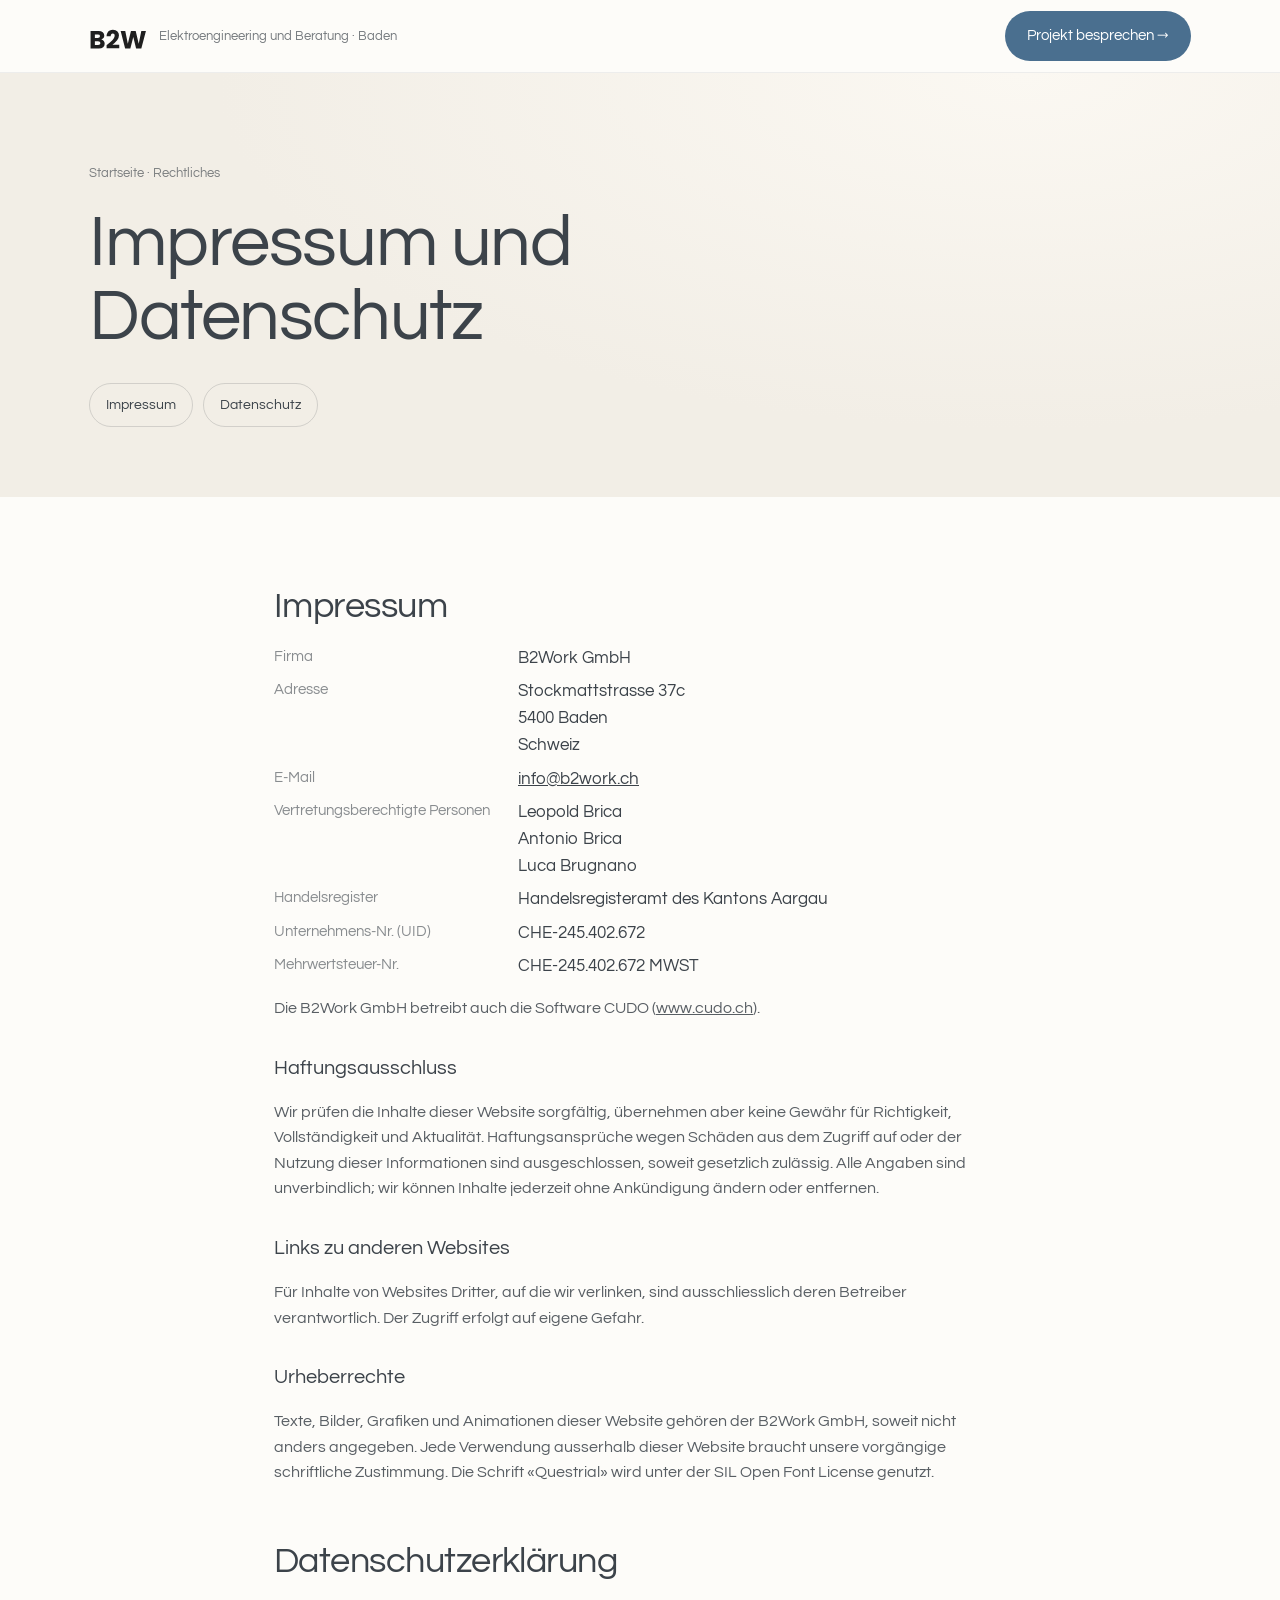
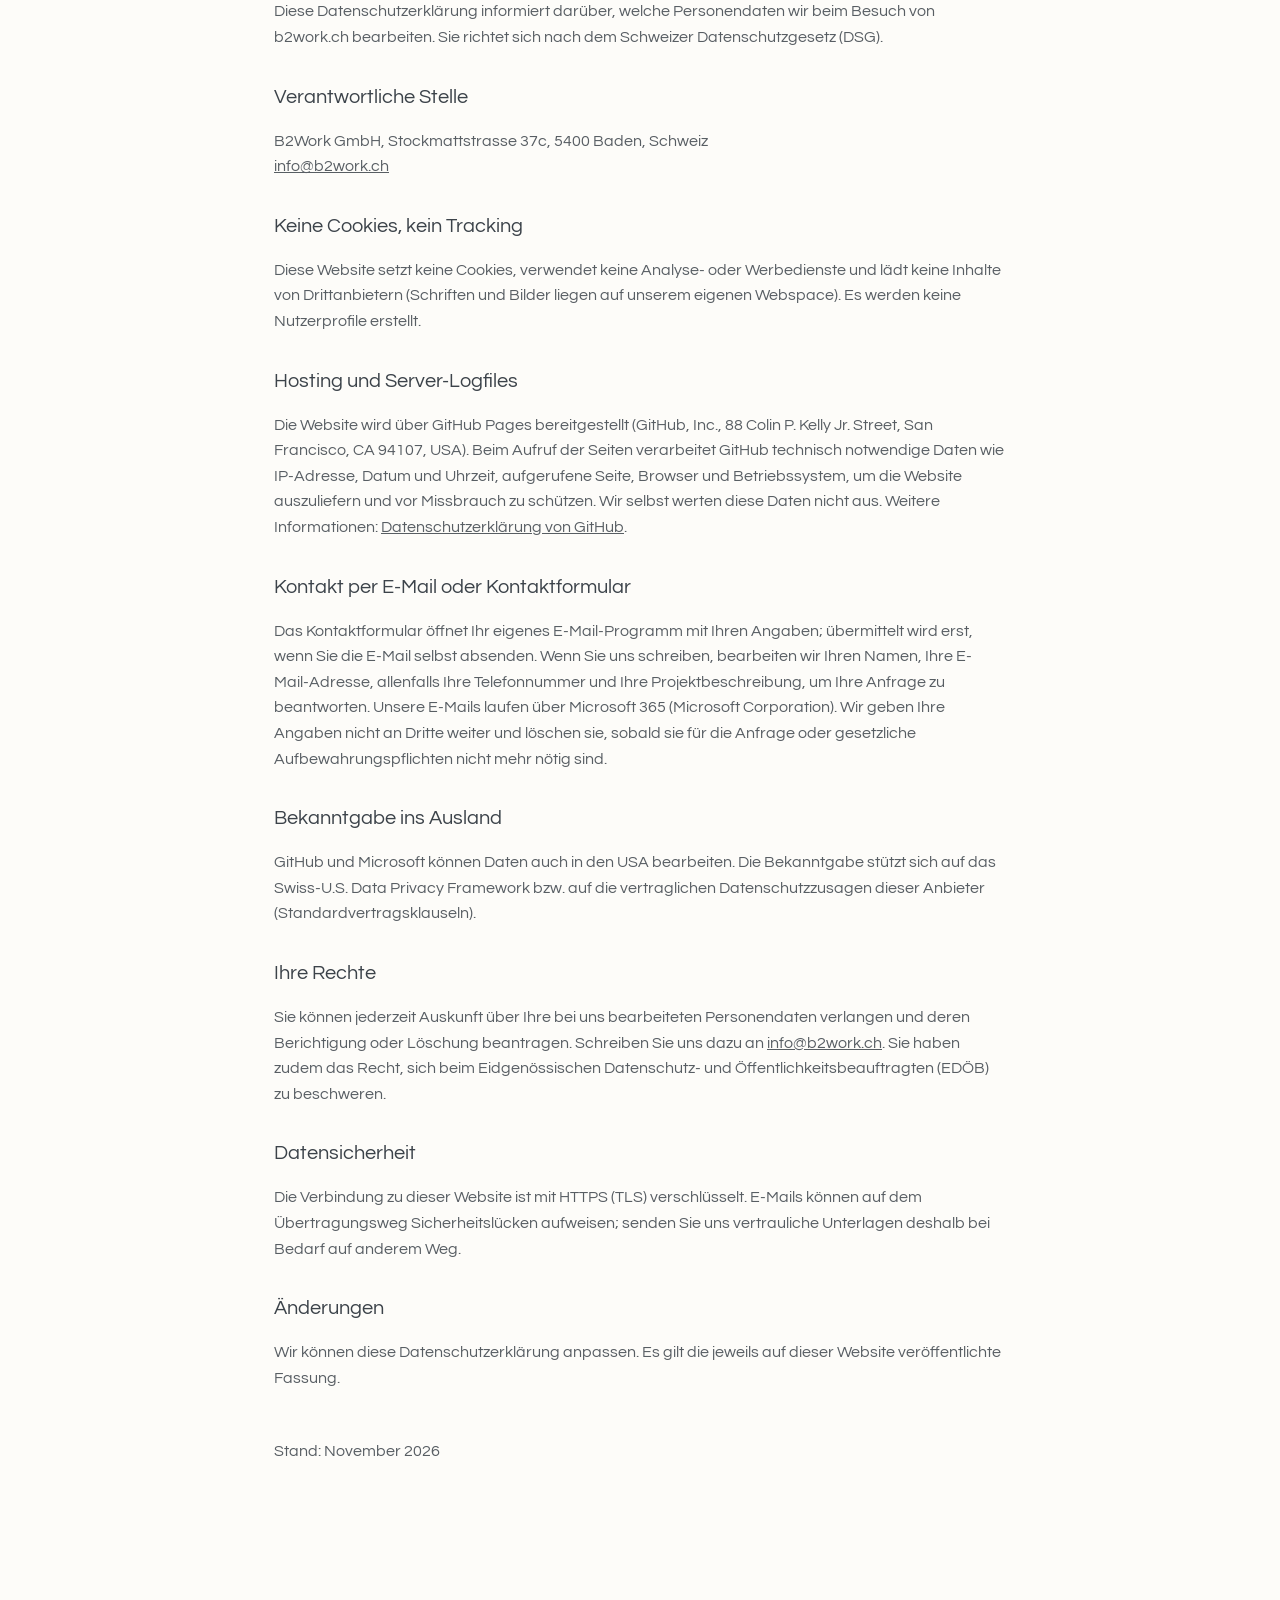
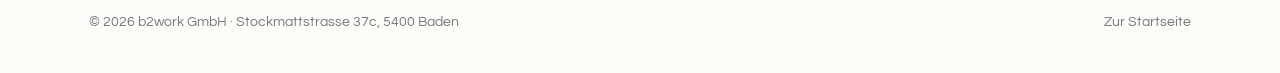
<file: impressum-und-datenschutz/index.html>
<!doctype html>
<html lang="de-CH"><head><meta charset="utf-8"><meta name="viewport" content="width=device-width, initial-scale=1">
<title>Impressum und Datenschutz | b2work GmbH, Baden</title>
<meta name="description" content="Impressum und Datenschutzerklärung der B2Work GmbH, Baden.">
<meta name="robots" content="noindex">
<link rel="icon" type="image/png" sizes="32x32" href="../favicon-32.png">
<link rel="stylesheet" href="../css/op/questrial.css">
<style>
:root{--ink:#3c434a;--key:#4a6f8f;--sand:#f2eee6;--paper:#fdfcf9}
*{box-sizing:border-box}html{scroll-behavior:smooth}
body{margin:0;background:var(--paper);color:var(--ink);font-family:Questrial,Helvetica,Arial,sans-serif;font-size:17px;line-height:1.6;-webkit-font-smoothing:antialiased}
a{color:inherit}.wrap{max-width:1150px;margin:0 auto;padding:0 24px}
header{position:sticky;top:0;z-index:10;background:rgba(253,252,249,.9);backdrop-filter:blur(12px);border-bottom:1px solid rgba(60,67,74,.08)}
.bar{display:flex;align-items:center;justify-content:space-between;height:72px;gap:16px}
.brand{display:flex;align-items:center;gap:12px;text-decoration:none}.brand img{height:26px}.brand span{font-size:13px;opacity:.7}
.btn{display:inline-flex;align-items:center;gap:10px;padding:13px 22px;border-radius:999px;text-decoration:none;font-size:15px;transition:transform .2s}
.btn:hover{transform:translateY(-2px)}.btn-key{background:var(--key);color:#fff}.btn-ghost{border:1px solid rgba(60,67,74,.3)}
.hero{padding:90px 0 70px;background:radial-gradient(90% 120% at 80% 0%,#fbf8f2 0%,var(--sand) 70%)}
.crumb{font-size:13px;opacity:.65}.crumb a{text-decoration:none}
.hero .dot{display:inline-block;width:10px;height:10px;border-radius:50%;background:var(--c);box-shadow:0 0 0 6px color-mix(in srgb,var(--c) 18%,transparent);margin-right:12px;vertical-align:middle}
h1{font-weight:400;font-size:clamp(38px,5.6vw,72px);line-height:1.04;letter-spacing:-.02em;margin:22px 0 18px;max-width:16ch}
.lead{font-size:clamp(18px,1.6vw,21px);max-width:58ch;opacity:.82;margin:0}
.cta{display:flex;flex-wrap:wrap;gap:12px;margin-top:32px}
section{padding:90px 0}h2{font-weight:400;font-size:clamp(28px,3.4vw,44px);line-height:1.1;letter-spacing:-.015em;margin:0 0 34px}
.grid{display:grid;grid-template-columns:repeat(3,1fr);gap:16px}
.card{background:var(--sand);border-radius:22px;padding:26px 24px}
.card b{display:block;font-weight:400;font-size:19px;margin-bottom:8px}.card b::before{content:"";display:inline-block;width:8px;height:8px;border-radius:50%;background:var(--c);margin-right:10px;vertical-align:middle}
.card p{margin:0;font-size:15px;opacity:.75}
.norms{margin-top:28px;font-size:14px;opacity:.65}
.steps{display:grid;grid-template-columns:repeat(4,1fr);gap:16px;counter-reset:s}
.steps div{border-top:2px solid var(--ink);padding-top:16px}.steps div::before{counter-increment:s;content:"0" counter(s);font-size:13px;opacity:.6;display:block;margin-bottom:6px}
.steps b{font-weight:400;display:block;margin-bottom:4px}.steps p{margin:0;font-size:15px;opacity:.75}
.refs{list-style:none;padding:0;margin:0;display:grid;grid-template-columns:repeat(2,1fr);gap:10px}
.refs li{padding:16px 20px;border-radius:16px;background:var(--sand)}
.contact{background:var(--ink);color:#fdfcf9;border-radius:30px;padding:56px;display:flex;justify-content:space-between;align-items:center;gap:30px;flex-wrap:wrap}
.contact h2{margin:0;color:#fdfcf9}.contact p{margin:8px 0 0;opacity:.75}
.contact .btn-key{background:#fdfcf9;color:var(--ink)}
footer{padding:40px 0;font-size:14px;opacity:.7}footer .wrap{display:flex;justify-content:space-between;flex-wrap:wrap;gap:12px}
footer a{text-decoration:none}
.others{display:flex;flex-wrap:wrap;gap:10px}.others a{padding:10px 16px;border-radius:999px;border:1px solid rgba(60,67,74,.18);text-decoration:none;font-size:14px}
@media (max-width:860px){.grid,.steps,.refs{grid-template-columns:1fr}.contact{padding:36px}.brand span{display:none}}

.legal{max-width:780px}.legal h2{font-size:clamp(26px,3vw,36px);margin:56px 0 18px}.legal h2:first-child{margin-top:0}
.legal h3{font-weight:400;font-size:20px;margin:30px 0 8px}.legal p,.legal li{font-size:16px;opacity:.85}
.legal ul{padding-left:20px}.facts{display:grid;grid-template-columns:220px 1fr;gap:6px 24px;margin:0}
.facts dt{opacity:.6;font-size:15px}.facts dd{margin:0}.toc{display:flex;gap:10px;flex-wrap:wrap;margin-top:28px}
.toc a{padding:10px 16px;border-radius:999px;border:1px solid rgba(60,67,74,.18);text-decoration:none;font-size:14px}
.stand{margin-top:48px;font-size:14px;opacity:.6}
@media (max-width:640px){.facts{grid-template-columns:1fr}.facts dd{margin-bottom:10px}}
</style></head>
<body style="--c:#4a6f8f">
<header><div class="wrap bar"><a class="brand" href="../"><img src="../img/b2w-logo-schwarz.svg" alt="b2work"><span>Elektroengineering und Beratung · Baden</span></a>
<a class="btn btn-key" href="../#kontakt">Projekt besprechen →</a></div></header>
<main>
<div class="hero"><div class="wrap"><div class="crumb"><a href="../">Startseite</a> · Rechtliches</div>
<h1>Impressum und Datenschutz</h1>
<div class="toc"><a href="#impressum">Impressum</a><a href="#datenschutz">Datenschutz</a></div></div></div>
<section><div class="wrap legal">
<h2 id="impressum">Impressum</h2>
<dl class="facts">
<dt>Firma</dt><dd>B2Work GmbH</dd>
<dt>Adresse</dt><dd>Stockmattstrasse 37c<br>5400 Baden<br>Schweiz</dd>
<dt>E-Mail</dt><dd><a href="mailto:info@b2work.ch">info@b2work.ch</a></dd>
<dt>Vertretungsberechtigte Personen</dt><dd>Leopold Brica<br>Antonio Brica<br>Luca Brugnano</dd>
<dt>Handelsregister</dt><dd>Handelsregisteramt des Kantons Aargau</dd>
<dt>Unternehmens-Nr. (UID)</dt><dd>CHE-245.402.672</dd>
<dt>Mehrwertsteuer-Nr.</dt><dd>CHE-245.402.672 MWST</dd>
</dl>
<p>Die B2Work GmbH betreibt auch die Software CUDO (<a href="https://www.cudo.ch/" target="_blank" rel="noopener">www.cudo.ch</a>).</p>

<h3>Haftungsausschluss</h3>
<p>Wir prüfen die Inhalte dieser Website sorgfältig, übernehmen aber keine Gewähr für Richtigkeit, Vollständigkeit und Aktualität. Haftungsansprüche wegen Schäden aus dem Zugriff auf oder der Nutzung dieser Informationen sind ausgeschlossen, soweit gesetzlich zulässig. Alle Angaben sind unverbindlich; wir können Inhalte jederzeit ohne Ankündigung ändern oder entfernen.</p>

<h3>Links zu anderen Websites</h3>
<p>Für Inhalte von Websites Dritter, auf die wir verlinken, sind ausschliesslich deren Betreiber verantwortlich. Der Zugriff erfolgt auf eigene Gefahr.</p>

<h3>Urheberrechte</h3>
<p>Texte, Bilder, Grafiken und Animationen dieser Website gehören der B2Work GmbH, soweit nicht anders angegeben. Jede Verwendung ausserhalb dieser Website braucht unsere vorgängige schriftliche Zustimmung. Die Schrift «Questrial» wird unter der SIL Open Font License genutzt.</p>

<h2 id="datenschutz">Datenschutzerklärung</h2>
<p>Diese Datenschutzerklärung informiert darüber, welche Personendaten wir beim Besuch von b2work.ch bearbeiten. Sie richtet sich nach dem Schweizer Datenschutzgesetz (DSG).</p>

<h3>Verantwortliche Stelle</h3>
<p>B2Work GmbH, Stockmattstrasse 37c, 5400 Baden, Schweiz<br><a href="mailto:info@b2work.ch">info@b2work.ch</a></p>

<h3>Keine Cookies, kein Tracking</h3>
<p>Diese Website setzt keine Cookies, verwendet keine Analyse- oder Werbedienste und lädt keine Inhalte von Drittanbietern (Schriften und Bilder liegen auf unserem eigenen Webspace). Es werden keine Nutzerprofile erstellt.</p>

<h3>Hosting und Server-Logfiles</h3>
<p>Die Website wird über GitHub Pages bereitgestellt (GitHub, Inc., 88 Colin P. Kelly Jr. Street, San Francisco, CA 94107, USA). Beim Aufruf der Seiten verarbeitet GitHub technisch notwendige Daten wie IP-Adresse, Datum und Uhrzeit, aufgerufene Seite, Browser und Betriebssystem, um die Website auszuliefern und vor Missbrauch zu schützen. Wir selbst werten diese Daten nicht aus. Weitere Informationen: <a href="https://docs.github.com/de/site-policy/privacy-policies/github-general-privacy-statement" target="_blank" rel="noopener">Datenschutzerklärung von GitHub</a>.</p>

<h3>Kontakt per E-Mail oder Kontaktformular</h3>
<p>Das Kontaktformular öffnet Ihr eigenes E-Mail-Programm mit Ihren Angaben; übermittelt wird erst, wenn Sie die E-Mail selbst absenden. Wenn Sie uns schreiben, bearbeiten wir Ihren Namen, Ihre E-Mail-Adresse, allenfalls Ihre Telefonnummer und Ihre Projektbeschreibung, um Ihre Anfrage zu beantworten. Unsere E-Mails laufen über Microsoft 365 (Microsoft Corporation). Wir geben Ihre Angaben nicht an Dritte weiter und löschen sie, sobald sie für die Anfrage oder gesetzliche Aufbewahrungspflichten nicht mehr nötig sind.</p>

<h3>Bekanntgabe ins Ausland</h3>
<p>GitHub und Microsoft können Daten auch in den USA bearbeiten. Die Bekanntgabe stützt sich auf das Swiss-U.S. Data Privacy Framework bzw. auf die vertraglichen Datenschutzzusagen dieser Anbieter (Standardvertragsklauseln).</p>

<h3>Ihre Rechte</h3>
<p>Sie können jederzeit Auskunft über Ihre bei uns bearbeiteten Personendaten verlangen und deren Berichtigung oder Löschung beantragen. Schreiben Sie uns dazu an <a href="mailto:info@b2work.ch">info@b2work.ch</a>. Sie haben zudem das Recht, sich beim Eidgenössischen Datenschutz- und Öffentlichkeitsbeauftragten (EDÖB) zu beschweren.</p>

<h3>Datensicherheit</h3>
<p>Die Verbindung zu dieser Website ist mit HTTPS (TLS) verschlüsselt. E-Mails können auf dem Übertragungsweg Sicherheitslücken aufweisen; senden Sie uns vertrauliche Unterlagen deshalb bei Bedarf auf anderem Weg.</p>

<h3>Änderungen</h3>
<p>Wir können diese Datenschutzerklärung anpassen. Es gilt die jeweils auf dieser Website veröffentlichte Fassung.</p>
<p class="stand">Stand: November 2026</p>
</div></section>
</main>
<footer><div class="wrap"><span>© 2026 b2work GmbH · Stockmattstrasse 37c, 5400 Baden</span><a href="../">Zur Startseite</a></div></footer>
</body></html>
</file>
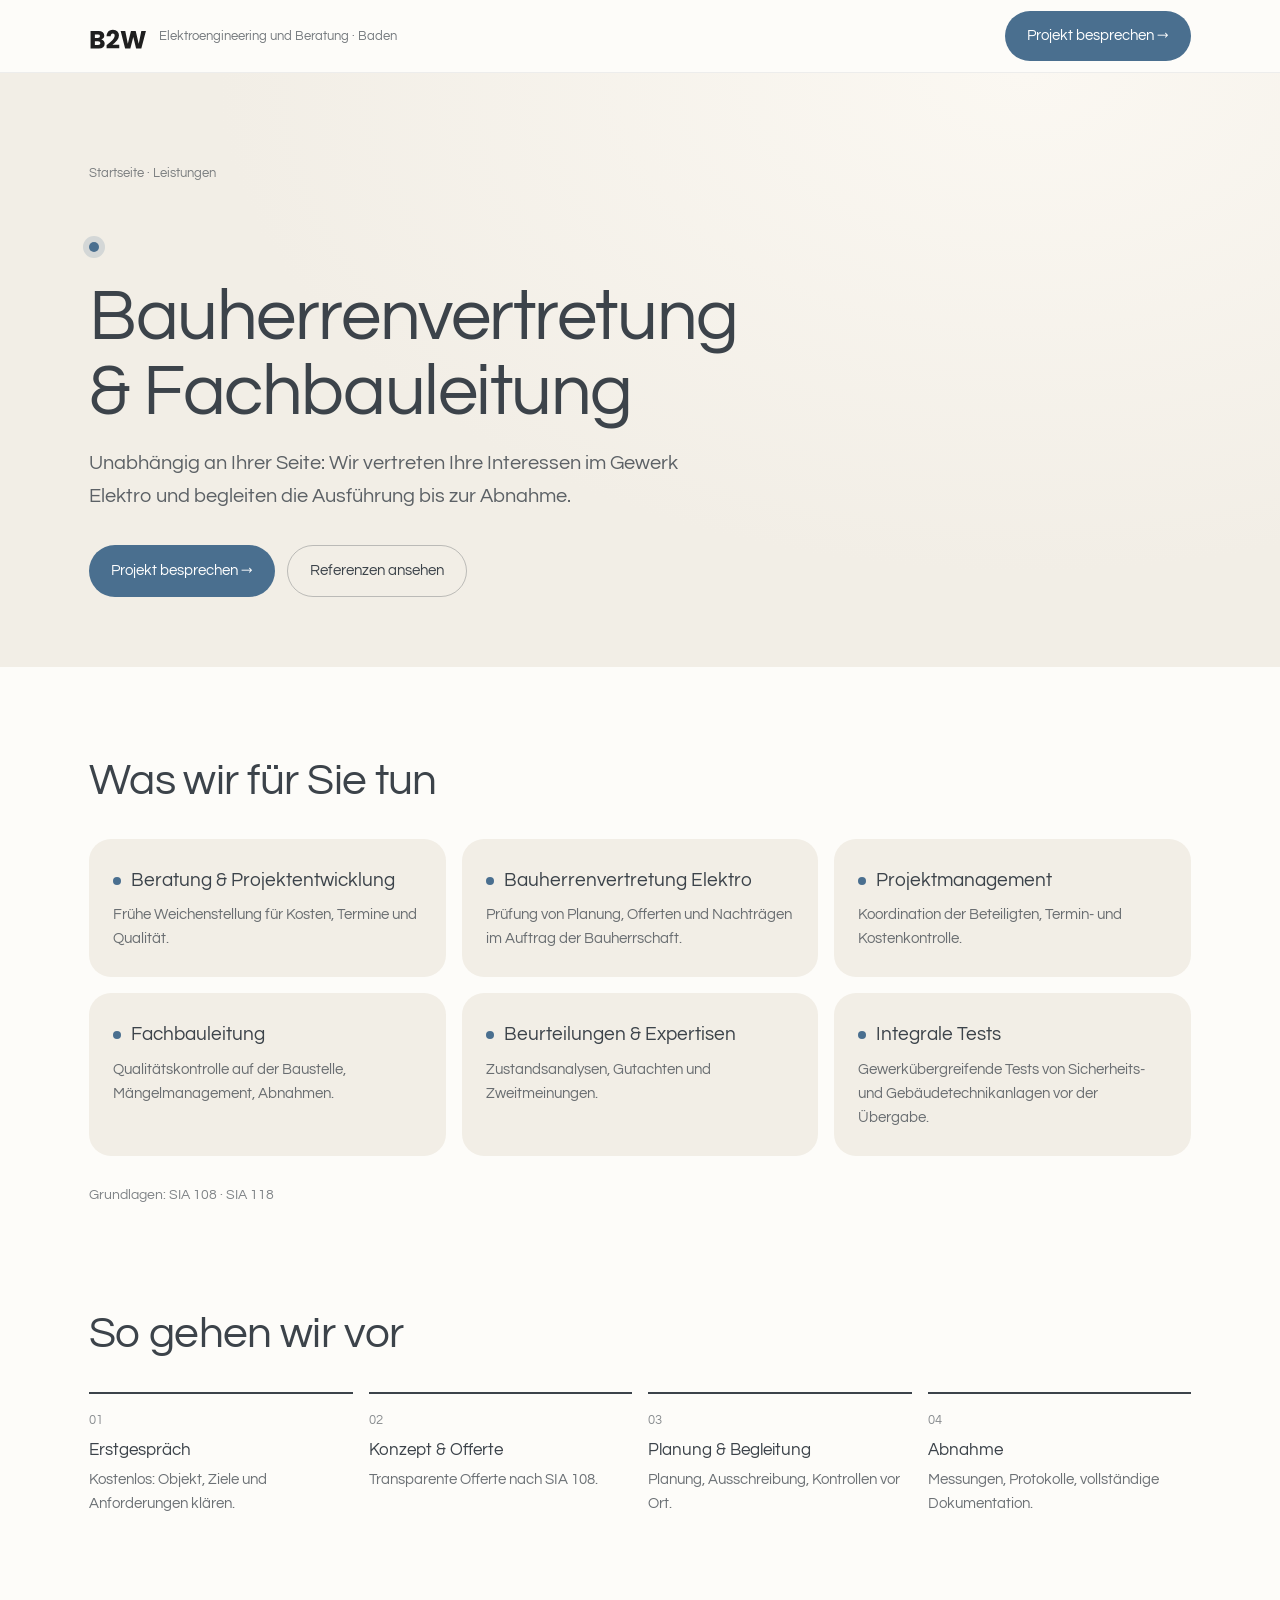
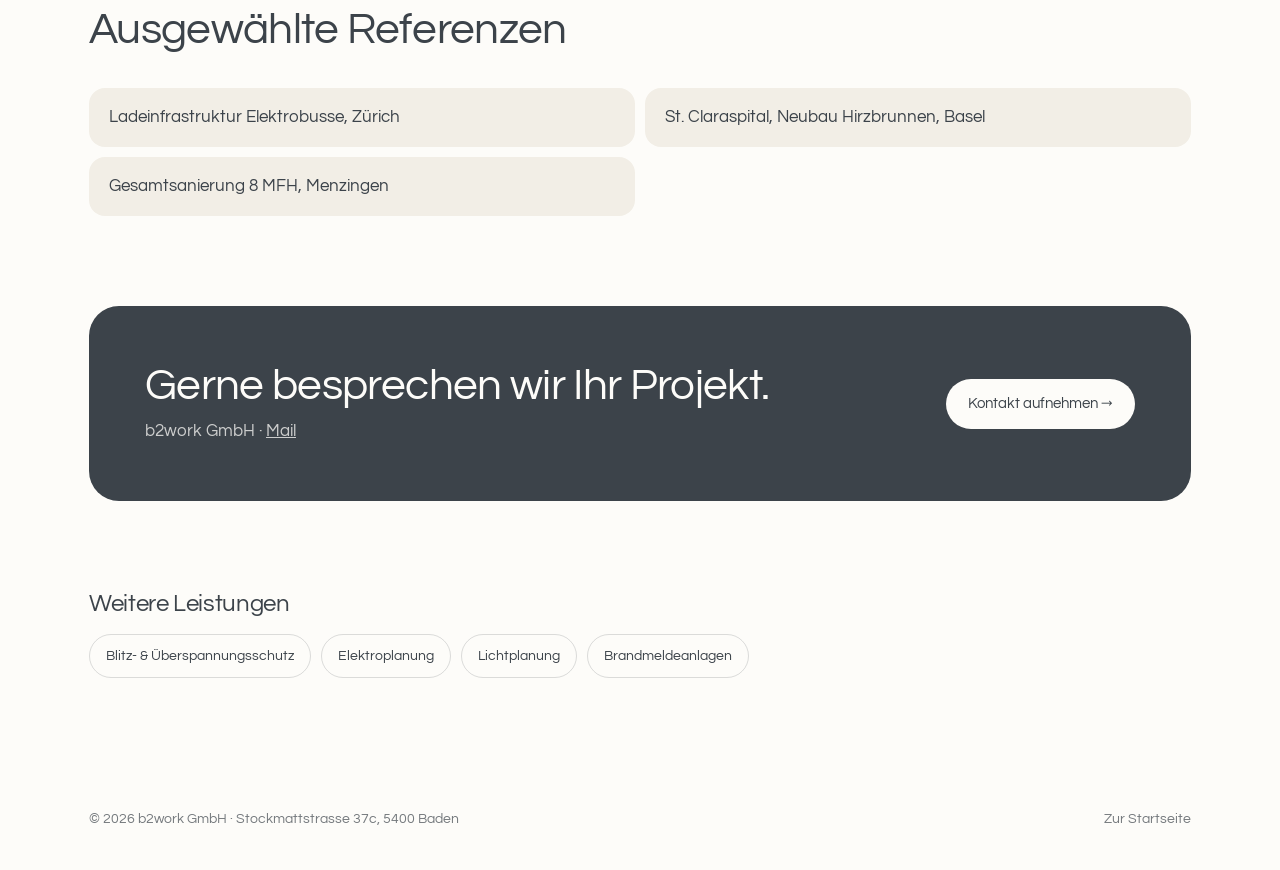
<file: leistungen/bauherrenvertretung.html>
<!doctype html>
<html lang="de-CH"><head><meta charset="utf-8"><meta name="viewport" content="width=device-width, initial-scale=1">
<title>Bauherrenvertretung &amp; Fachbauleitung | b2work GmbH, Baden</title>
<meta name="description" content="Unabhängig an Ihrer Seite: Wir vertreten Ihre Interessen im Gewerk Elektro und begleiten die Ausführung bis zur Abnahme.">
<link rel="canonical" href="https://b2work.ch/leistungen/bauherrenvertretung.html"><link rel="icon" type="image/png" sizes="32x32" href="../favicon-32.png">
<link rel="stylesheet" href="../css/op/questrial.css">
<style>
:root{--ink:#3c434a;--key:#4a6f8f;--sand:#f2eee6;--paper:#fdfcf9}
*{box-sizing:border-box}html{scroll-behavior:smooth}
body{margin:0;background:var(--paper);color:var(--ink);font-family:Questrial,Helvetica,Arial,sans-serif;font-size:17px;line-height:1.6;-webkit-font-smoothing:antialiased}
a{color:inherit}.wrap{max-width:1150px;margin:0 auto;padding:0 24px}
header{position:sticky;top:0;z-index:10;background:rgba(253,252,249,.9);backdrop-filter:blur(12px);border-bottom:1px solid rgba(60,67,74,.08)}
.bar{display:flex;align-items:center;justify-content:space-between;height:72px;gap:16px}
.brand{display:flex;align-items:center;gap:12px;text-decoration:none}.brand img{height:26px}.brand span{font-size:13px;opacity:.7}
.btn{display:inline-flex;align-items:center;gap:10px;padding:13px 22px;border-radius:999px;text-decoration:none;font-size:15px;transition:transform .2s}
.btn:hover{transform:translateY(-2px)}.btn-key{background:var(--key);color:#fff}.btn-ghost{border:1px solid rgba(60,67,74,.3)}
.hero{padding:90px 0 70px;background:radial-gradient(90% 120% at 80% 0%,#fbf8f2 0%,var(--sand) 70%)}
.crumb{font-size:13px;opacity:.65}.crumb a{text-decoration:none}
.hero .dot{display:inline-block;width:10px;height:10px;border-radius:50%;background:var(--c);box-shadow:0 0 0 6px color-mix(in srgb,var(--c) 18%,transparent);margin-right:12px;vertical-align:middle}
h1{font-weight:400;font-size:clamp(38px,5.6vw,72px);line-height:1.04;letter-spacing:-.02em;margin:22px 0 18px;max-width:16ch}
.lead{font-size:clamp(18px,1.6vw,21px);max-width:58ch;opacity:.82;margin:0}
.cta{display:flex;flex-wrap:wrap;gap:12px;margin-top:32px}
section{padding:90px 0}h2{font-weight:400;font-size:clamp(28px,3.4vw,44px);line-height:1.1;letter-spacing:-.015em;margin:0 0 34px}
.grid{display:grid;grid-template-columns:repeat(3,1fr);gap:16px}
.card{background:var(--sand);border-radius:22px;padding:26px 24px}
.card b{display:block;font-weight:400;font-size:19px;margin-bottom:8px}.card b::before{content:"";display:inline-block;width:8px;height:8px;border-radius:50%;background:var(--c);margin-right:10px;vertical-align:middle}
.card p{margin:0;font-size:15px;opacity:.75}
.norms{margin-top:28px;font-size:14px;opacity:.65}
.steps{display:grid;grid-template-columns:repeat(4,1fr);gap:16px;counter-reset:s}
.steps div{border-top:2px solid var(--ink);padding-top:16px}.steps div::before{counter-increment:s;content:"0" counter(s);font-size:13px;opacity:.6;display:block;margin-bottom:6px}
.steps b{font-weight:400;display:block;margin-bottom:4px}.steps p{margin:0;font-size:15px;opacity:.75}
.refs{list-style:none;padding:0;margin:0;display:grid;grid-template-columns:repeat(2,1fr);gap:10px}
.refs li{padding:16px 20px;border-radius:16px;background:var(--sand)}
.contact{background:var(--ink);color:#fdfcf9;border-radius:30px;padding:56px;display:flex;justify-content:space-between;align-items:center;gap:30px;flex-wrap:wrap}
.contact h2{margin:0;color:#fdfcf9}.contact p{margin:8px 0 0;opacity:.75}
.contact .btn-key{background:#fdfcf9;color:var(--ink)}
footer{padding:40px 0;font-size:14px;opacity:.7}footer .wrap{display:flex;justify-content:space-between;flex-wrap:wrap;gap:12px}
footer a{text-decoration:none}
.others{display:flex;flex-wrap:wrap;gap:10px}.others a{padding:10px 16px;border-radius:999px;border:1px solid rgba(60,67,74,.18);text-decoration:none;font-size:14px}
@media (max-width:860px){.grid,.steps,.refs{grid-template-columns:1fr}.contact{padding:36px}.brand span{display:none}}
</style></head>
<body style="--c:#4a6f8f">
<header><div class="wrap bar"><a class="brand" href="../"><img src="../img/b2w-logo-schwarz.svg" alt="b2work"><span>Elektroengineering und Beratung · Baden</span></a>
<a class="btn btn-key" href="../#kontakt">Projekt besprechen →</a></div></header>
<main>
<div class="hero"><div class="wrap"><div class="crumb"><a href="../">Startseite</a> · Leistungen</div>
<h1><span class="dot"></span>Bauherrenvertretung &amp; Fachbauleitung</h1><p class="lead">Unabhängig an Ihrer Seite: Wir vertreten Ihre Interessen im Gewerk Elektro und begleiten die Ausführung bis zur Abnahme.</p>
<div class="cta"><a class="btn btn-key" href="../#kontakt">Projekt besprechen →</a><a class="btn btn-ghost" href="../#referenzen">Referenzen ansehen</a></div></div></div>
<section><div class="wrap"><h2>Was wir für Sie tun</h2><div class="grid"><div class="card"><b>Beratung &amp; Projektentwicklung</b><p>Frühe Weichenstellung für Kosten, Termine und Qualität.</p></div><div class="card"><b>Bauherrenvertretung Elektro</b><p>Prüfung von Planung, Offerten und Nachträgen im Auftrag der Bauherrschaft.</p></div><div class="card"><b>Projektmanagement</b><p>Koordination der Beteiligten, Termin- und Kostenkontrolle.</p></div><div class="card"><b>Fachbauleitung</b><p>Qualitätskontrolle auf der Baustelle, Mängelmanagement, Abnahmen.</p></div><div class="card"><b>Beurteilungen &amp; Expertisen</b><p>Zustandsanalysen, Gutachten und Zweitmeinungen.</p></div><div class="card"><b>Integrale Tests</b><p>Gewerkübergreifende Tests von Sicherheits- und Gebäudetechnikanlagen vor der Übergabe.</p></div></div>
<p class="norms">Grundlagen: SIA 108 · SIA 118</p></div></section>
<section style="padding-top:0"><div class="wrap"><h2>So gehen wir vor</h2><div class="steps"><div><b>Erstgespräch</b><p>Kostenlos: Objekt, Ziele und Anforderungen klären.</p></div><div><b>Konzept &amp; Offerte</b><p>Transparente Offerte nach SIA 108.</p></div><div><b>Planung &amp; Begleitung</b><p>Planung, Ausschreibung, Kontrollen vor Ort.</p></div><div><b>Abnahme</b><p>Messungen, Protokolle, vollständige Dokumentation.</p></div></div></div></section>
<section style="padding-top:0"><div class="wrap"><h2>Ausgewählte Referenzen</h2><ul class="refs"><li>Ladeinfrastruktur Elektrobusse, Zürich</li><li>St. Claraspital, Neubau Hirzbrunnen, Basel</li><li>Gesamtsanierung 8 MFH, Menzingen</li></ul></div></section>
<section style="padding-top:0"><div class="wrap"><div class="contact"><div><h2>Gerne besprechen wir Ihr Projekt.</h2><p>b2work GmbH · <a href="mailto:info@b2work.ch">Mail</a></p></div>
<a class="btn btn-key" href="../#kontakt">Kontakt aufnehmen →</a></div></div></section>
<section style="padding-top:0"><div class="wrap"><h2 style="font-size:24px;margin-bottom:16px">Weitere Leistungen</h2><div class="others"><a href="blitzschutz.html">Blitz- &amp; Überspannungsschutz</a><a href="elektroplanung.html">Elektroplanung</a><a href="lichtplanung.html">Lichtplanung</a><a href="brandmeldeanlagen.html">Brandmeldeanlagen</a></div></div></section>
</main>
<footer><div class="wrap"><span>© 2026 b2work GmbH · Stockmattstrasse 37c, 5400 Baden</span><a href="../">Zur Startseite</a></div></footer>
</body></html>
</file>
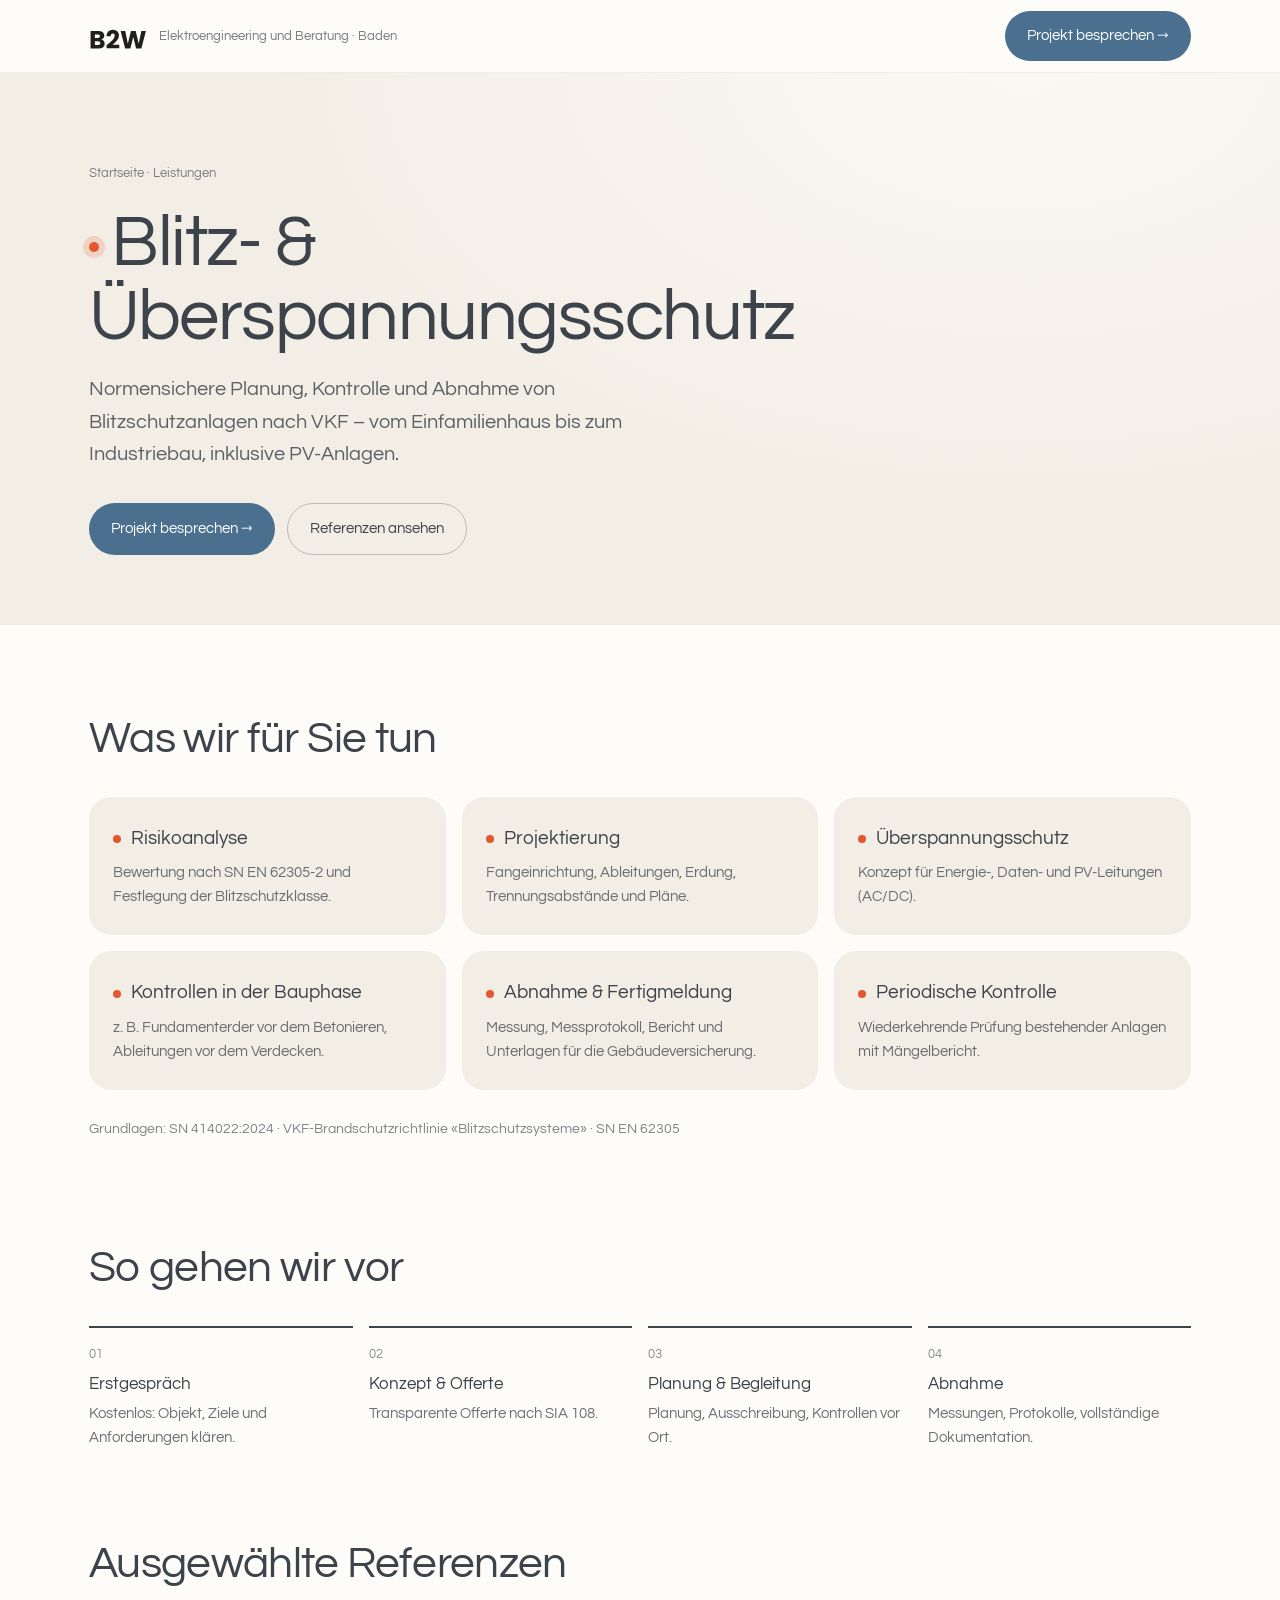
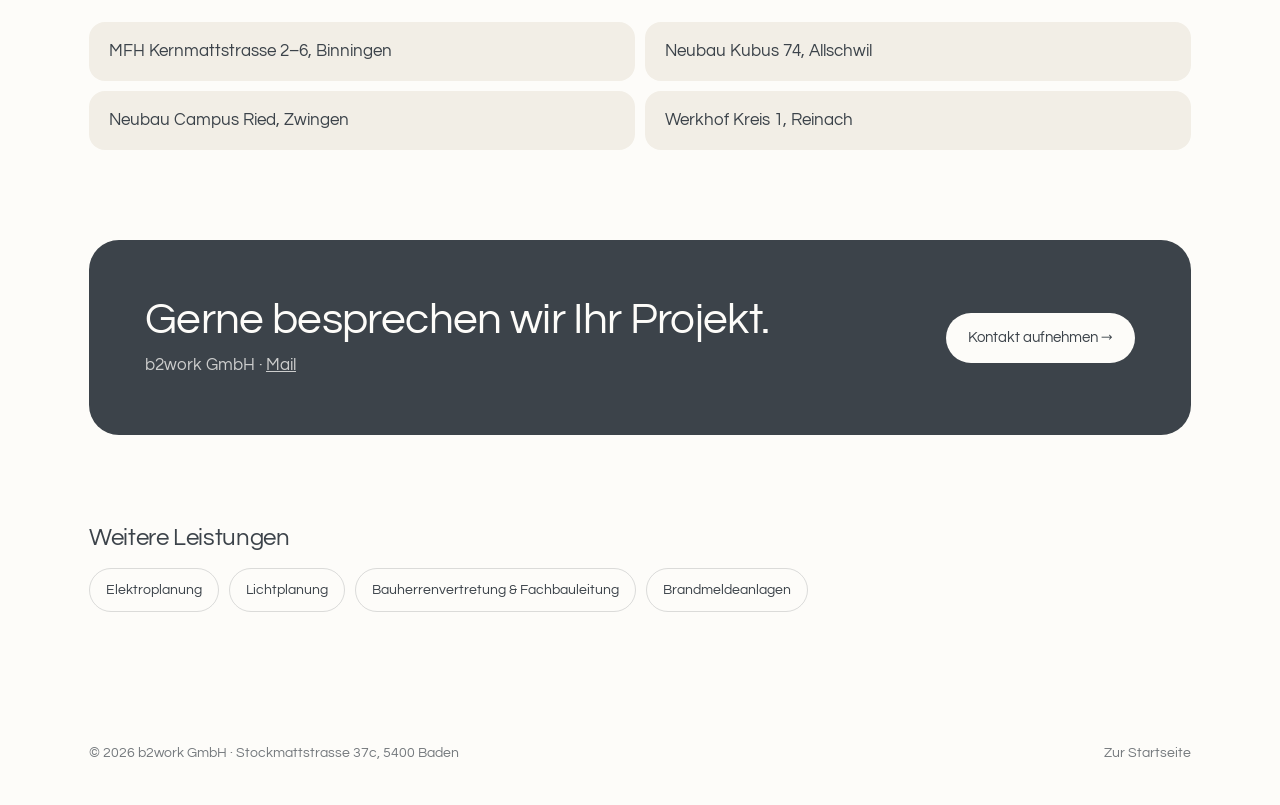
<file: leistungen/blitzschutz.html>
<!doctype html>
<html lang="de-CH"><head><meta charset="utf-8"><meta name="viewport" content="width=device-width, initial-scale=1">
<title>Blitz- &amp; Überspannungsschutz | b2work GmbH, Baden</title>
<meta name="description" content="Normensichere Planung, Kontrolle und Abnahme von Blitzschutzanlagen nach VKF – vom Einfamilienhaus bis zum Industriebau, inklusive PV-Anlagen.">
<link rel="canonical" href="https://b2work.ch/leistungen/blitzschutz.html"><link rel="icon" type="image/png" sizes="32x32" href="../favicon-32.png">
<link rel="stylesheet" href="../css/op/questrial.css">
<style>
:root{--ink:#3c434a;--key:#4a6f8f;--sand:#f2eee6;--paper:#fdfcf9}
*{box-sizing:border-box}html{scroll-behavior:smooth}
body{margin:0;background:var(--paper);color:var(--ink);font-family:Questrial,Helvetica,Arial,sans-serif;font-size:17px;line-height:1.6;-webkit-font-smoothing:antialiased}
a{color:inherit}.wrap{max-width:1150px;margin:0 auto;padding:0 24px}
header{position:sticky;top:0;z-index:10;background:rgba(253,252,249,.9);backdrop-filter:blur(12px);border-bottom:1px solid rgba(60,67,74,.08)}
.bar{display:flex;align-items:center;justify-content:space-between;height:72px;gap:16px}
.brand{display:flex;align-items:center;gap:12px;text-decoration:none}.brand img{height:26px}.brand span{font-size:13px;opacity:.7}
.btn{display:inline-flex;align-items:center;gap:10px;padding:13px 22px;border-radius:999px;text-decoration:none;font-size:15px;transition:transform .2s}
.btn:hover{transform:translateY(-2px)}.btn-key{background:var(--key);color:#fff}.btn-ghost{border:1px solid rgba(60,67,74,.3)}
.hero{padding:90px 0 70px;background:radial-gradient(90% 120% at 80% 0%,#fbf8f2 0%,var(--sand) 70%)}
.crumb{font-size:13px;opacity:.65}.crumb a{text-decoration:none}
.hero .dot{display:inline-block;width:10px;height:10px;border-radius:50%;background:var(--c);box-shadow:0 0 0 6px color-mix(in srgb,var(--c) 18%,transparent);margin-right:12px;vertical-align:middle}
h1{font-weight:400;font-size:clamp(38px,5.6vw,72px);line-height:1.04;letter-spacing:-.02em;margin:22px 0 18px;max-width:16ch}
.lead{font-size:clamp(18px,1.6vw,21px);max-width:58ch;opacity:.82;margin:0}
.cta{display:flex;flex-wrap:wrap;gap:12px;margin-top:32px}
section{padding:90px 0}h2{font-weight:400;font-size:clamp(28px,3.4vw,44px);line-height:1.1;letter-spacing:-.015em;margin:0 0 34px}
.grid{display:grid;grid-template-columns:repeat(3,1fr);gap:16px}
.card{background:var(--sand);border-radius:22px;padding:26px 24px}
.card b{display:block;font-weight:400;font-size:19px;margin-bottom:8px}.card b::before{content:"";display:inline-block;width:8px;height:8px;border-radius:50%;background:var(--c);margin-right:10px;vertical-align:middle}
.card p{margin:0;font-size:15px;opacity:.75}
.norms{margin-top:28px;font-size:14px;opacity:.65}
.steps{display:grid;grid-template-columns:repeat(4,1fr);gap:16px;counter-reset:s}
.steps div{border-top:2px solid var(--ink);padding-top:16px}.steps div::before{counter-increment:s;content:"0" counter(s);font-size:13px;opacity:.6;display:block;margin-bottom:6px}
.steps b{font-weight:400;display:block;margin-bottom:4px}.steps p{margin:0;font-size:15px;opacity:.75}
.refs{list-style:none;padding:0;margin:0;display:grid;grid-template-columns:repeat(2,1fr);gap:10px}
.refs li{padding:16px 20px;border-radius:16px;background:var(--sand)}
.contact{background:var(--ink);color:#fdfcf9;border-radius:30px;padding:56px;display:flex;justify-content:space-between;align-items:center;gap:30px;flex-wrap:wrap}
.contact h2{margin:0;color:#fdfcf9}.contact p{margin:8px 0 0;opacity:.75}
.contact .btn-key{background:#fdfcf9;color:var(--ink)}
footer{padding:40px 0;font-size:14px;opacity:.7}footer .wrap{display:flex;justify-content:space-between;flex-wrap:wrap;gap:12px}
footer a{text-decoration:none}
.others{display:flex;flex-wrap:wrap;gap:10px}.others a{padding:10px 16px;border-radius:999px;border:1px solid rgba(60,67,74,.18);text-decoration:none;font-size:14px}
@media (max-width:860px){.grid,.steps,.refs{grid-template-columns:1fr}.contact{padding:36px}.brand span{display:none}}
</style></head>
<body style="--c:#e4572e">
<header><div class="wrap bar"><a class="brand" href="../"><img src="../img/b2w-logo-schwarz.svg" alt="b2work"><span>Elektroengineering und Beratung · Baden</span></a>
<a class="btn btn-key" href="../#kontakt">Projekt besprechen →</a></div></header>
<main>
<div class="hero"><div class="wrap"><div class="crumb"><a href="../">Startseite</a> · Leistungen</div>
<h1><span class="dot"></span>Blitz- &amp; Überspannungsschutz</h1><p class="lead">Normensichere Planung, Kontrolle und Abnahme von Blitzschutzanlagen nach VKF – vom Einfamilienhaus bis zum Industriebau, inklusive PV-Anlagen.</p>
<div class="cta"><a class="btn btn-key" href="../#kontakt">Projekt besprechen →</a><a class="btn btn-ghost" href="../#referenzen">Referenzen ansehen</a></div></div></div>
<section><div class="wrap"><h2>Was wir für Sie tun</h2><div class="grid"><div class="card"><b>Risikoanalyse</b><p>Bewertung nach SN EN 62305-2 und Festlegung der Blitzschutzklasse.</p></div><div class="card"><b>Projektierung</b><p>Fangeinrichtung, Ableitungen, Erdung, Trennungsabstände und Pläne.</p></div><div class="card"><b>Überspannungsschutz</b><p>Konzept für Energie-, Daten- und PV-Leitungen (AC/DC).</p></div><div class="card"><b>Kontrollen in der Bauphase</b><p>z. B. Fundamenterder vor dem Betonieren, Ableitungen vor dem Verdecken.</p></div><div class="card"><b>Abnahme &amp; Fertigmeldung</b><p>Messung, Messprotokoll, Bericht und Unterlagen für die Gebäudeversicherung.</p></div><div class="card"><b>Periodische Kontrolle</b><p>Wiederkehrende Prüfung bestehender Anlagen mit Mängelbericht.</p></div></div>
<p class="norms">Grundlagen: SN 414022:2024 · VKF-Brandschutzrichtlinie «Blitzschutzsysteme» · SN EN 62305</p></div></section>
<section style="padding-top:0"><div class="wrap"><h2>So gehen wir vor</h2><div class="steps"><div><b>Erstgespräch</b><p>Kostenlos: Objekt, Ziele und Anforderungen klären.</p></div><div><b>Konzept &amp; Offerte</b><p>Transparente Offerte nach SIA 108.</p></div><div><b>Planung &amp; Begleitung</b><p>Planung, Ausschreibung, Kontrollen vor Ort.</p></div><div><b>Abnahme</b><p>Messungen, Protokolle, vollständige Dokumentation.</p></div></div></div></section>
<section style="padding-top:0"><div class="wrap"><h2>Ausgewählte Referenzen</h2><ul class="refs"><li>MFH Kernmattstrasse 2–6, Binningen</li><li>Neubau Kubus 74, Allschwil</li><li>Neubau Campus Ried, Zwingen</li><li>Werkhof Kreis 1, Reinach</li></ul></div></section>
<section style="padding-top:0"><div class="wrap"><div class="contact"><div><h2>Gerne besprechen wir Ihr Projekt.</h2><p>b2work GmbH · <a href="mailto:info@b2work.ch">Mail</a></p></div>
<a class="btn btn-key" href="../#kontakt">Kontakt aufnehmen →</a></div></div></section>
<section style="padding-top:0"><div class="wrap"><h2 style="font-size:24px;margin-bottom:16px">Weitere Leistungen</h2><div class="others"><a href="elektroplanung.html">Elektroplanung</a><a href="lichtplanung.html">Lichtplanung</a><a href="bauherrenvertretung.html">Bauherrenvertretung &amp; Fachbauleitung</a><a href="brandmeldeanlagen.html">Brandmeldeanlagen</a></div></div></section>
</main>
<footer><div class="wrap"><span>© 2026 b2work GmbH · Stockmattstrasse 37c, 5400 Baden</span><a href="../">Zur Startseite</a></div></footer>
</body></html>
</file>
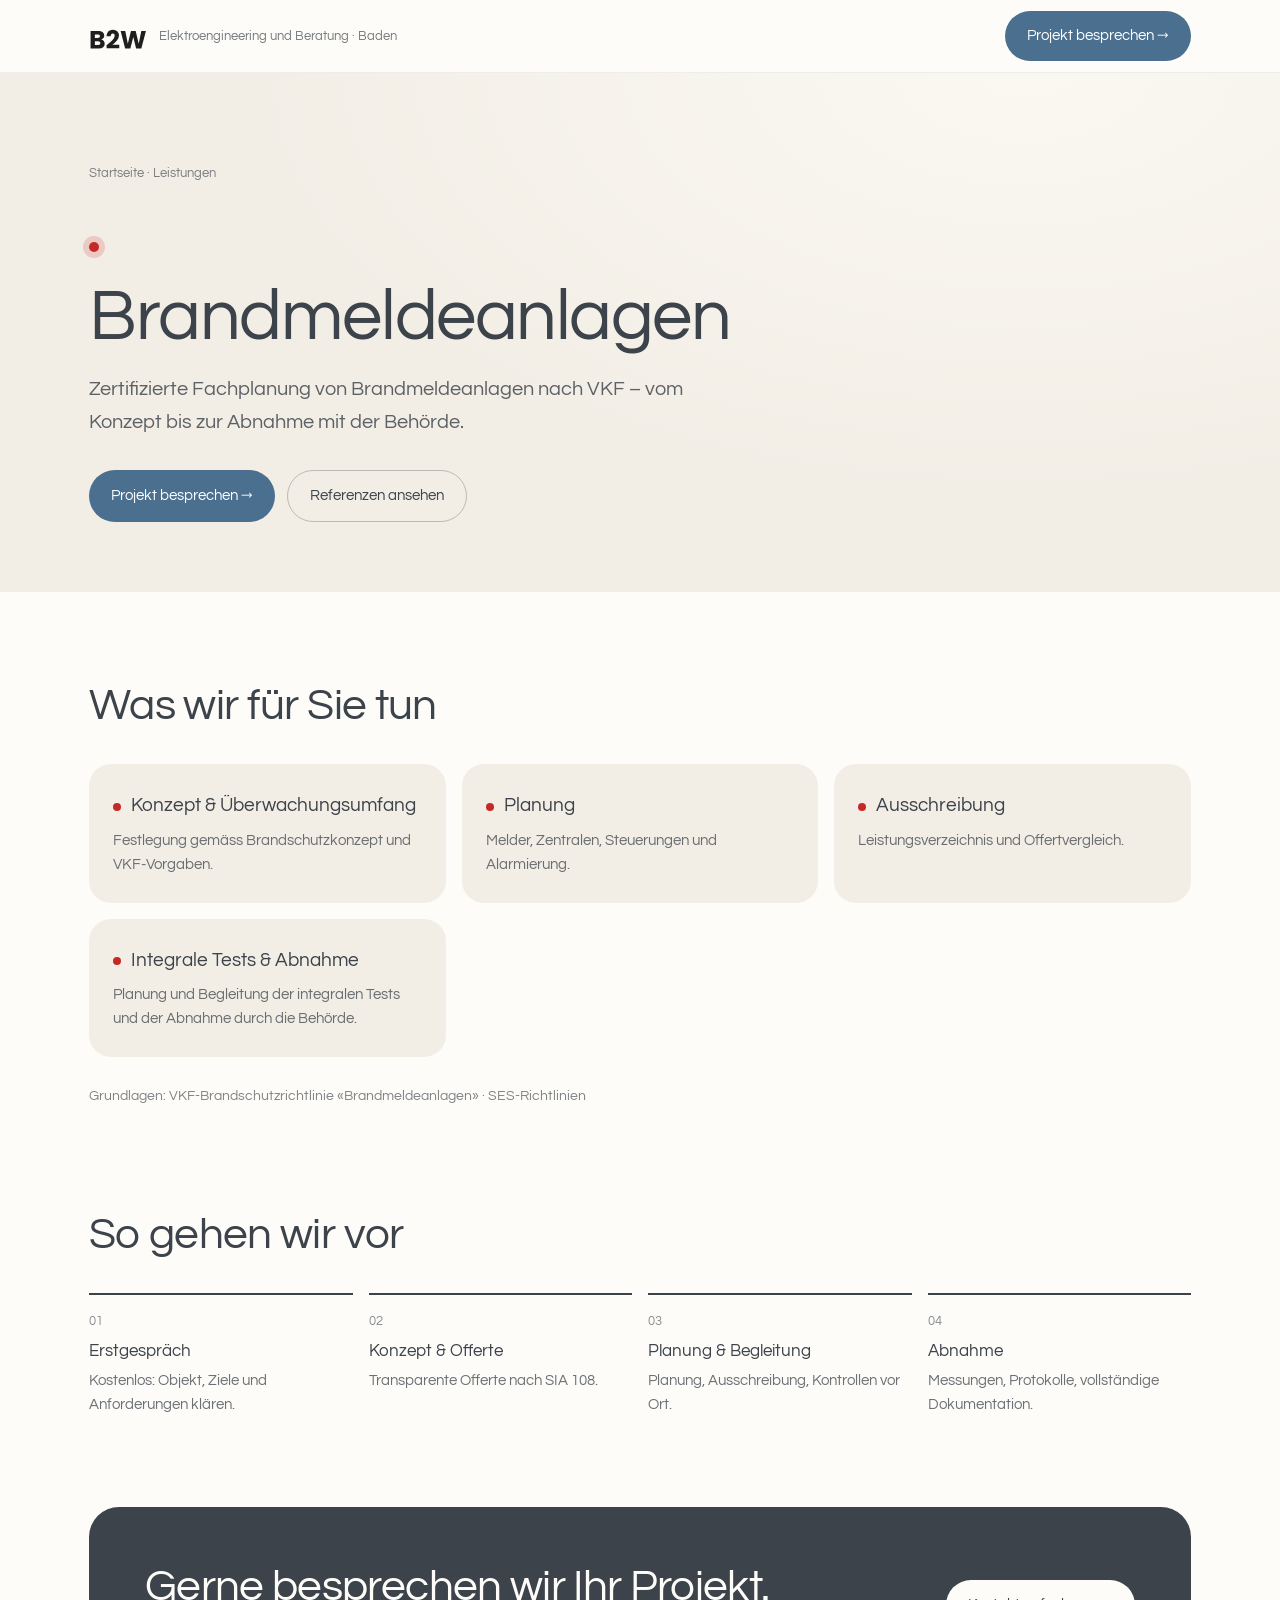
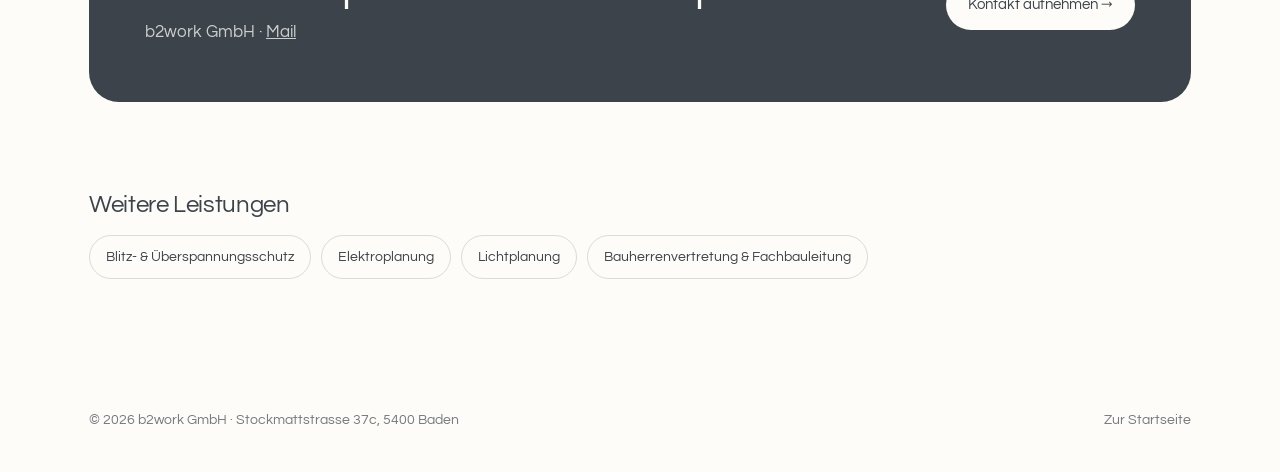
<file: leistungen/brandmeldeanlagen.html>
<!doctype html>
<html lang="de-CH"><head><meta charset="utf-8"><meta name="viewport" content="width=device-width, initial-scale=1">
<title>Brandmeldeanlagen | b2work GmbH, Baden</title>
<meta name="description" content="Zertifizierte Fachplanung von Brandmeldeanlagen nach VKF – vom Konzept bis zur Abnahme mit der Behörde.">
<link rel="canonical" href="https://b2work.ch/leistungen/brandmeldeanlagen.html"><link rel="icon" type="image/png" sizes="32x32" href="../favicon-32.png">
<link rel="stylesheet" href="../css/op/questrial.css">
<style>
:root{--ink:#3c434a;--key:#4a6f8f;--sand:#f2eee6;--paper:#fdfcf9}
*{box-sizing:border-box}html{scroll-behavior:smooth}
body{margin:0;background:var(--paper);color:var(--ink);font-family:Questrial,Helvetica,Arial,sans-serif;font-size:17px;line-height:1.6;-webkit-font-smoothing:antialiased}
a{color:inherit}.wrap{max-width:1150px;margin:0 auto;padding:0 24px}
header{position:sticky;top:0;z-index:10;background:rgba(253,252,249,.9);backdrop-filter:blur(12px);border-bottom:1px solid rgba(60,67,74,.08)}
.bar{display:flex;align-items:center;justify-content:space-between;height:72px;gap:16px}
.brand{display:flex;align-items:center;gap:12px;text-decoration:none}.brand img{height:26px}.brand span{font-size:13px;opacity:.7}
.btn{display:inline-flex;align-items:center;gap:10px;padding:13px 22px;border-radius:999px;text-decoration:none;font-size:15px;transition:transform .2s}
.btn:hover{transform:translateY(-2px)}.btn-key{background:var(--key);color:#fff}.btn-ghost{border:1px solid rgba(60,67,74,.3)}
.hero{padding:90px 0 70px;background:radial-gradient(90% 120% at 80% 0%,#fbf8f2 0%,var(--sand) 70%)}
.crumb{font-size:13px;opacity:.65}.crumb a{text-decoration:none}
.hero .dot{display:inline-block;width:10px;height:10px;border-radius:50%;background:var(--c);box-shadow:0 0 0 6px color-mix(in srgb,var(--c) 18%,transparent);margin-right:12px;vertical-align:middle}
h1{font-weight:400;font-size:clamp(38px,5.6vw,72px);line-height:1.04;letter-spacing:-.02em;margin:22px 0 18px;max-width:16ch}
.lead{font-size:clamp(18px,1.6vw,21px);max-width:58ch;opacity:.82;margin:0}
.cta{display:flex;flex-wrap:wrap;gap:12px;margin-top:32px}
section{padding:90px 0}h2{font-weight:400;font-size:clamp(28px,3.4vw,44px);line-height:1.1;letter-spacing:-.015em;margin:0 0 34px}
.grid{display:grid;grid-template-columns:repeat(3,1fr);gap:16px}
.card{background:var(--sand);border-radius:22px;padding:26px 24px}
.card b{display:block;font-weight:400;font-size:19px;margin-bottom:8px}.card b::before{content:"";display:inline-block;width:8px;height:8px;border-radius:50%;background:var(--c);margin-right:10px;vertical-align:middle}
.card p{margin:0;font-size:15px;opacity:.75}
.norms{margin-top:28px;font-size:14px;opacity:.65}
.steps{display:grid;grid-template-columns:repeat(4,1fr);gap:16px;counter-reset:s}
.steps div{border-top:2px solid var(--ink);padding-top:16px}.steps div::before{counter-increment:s;content:"0" counter(s);font-size:13px;opacity:.6;display:block;margin-bottom:6px}
.steps b{font-weight:400;display:block;margin-bottom:4px}.steps p{margin:0;font-size:15px;opacity:.75}
.refs{list-style:none;padding:0;margin:0;display:grid;grid-template-columns:repeat(2,1fr);gap:10px}
.refs li{padding:16px 20px;border-radius:16px;background:var(--sand)}
.contact{background:var(--ink);color:#fdfcf9;border-radius:30px;padding:56px;display:flex;justify-content:space-between;align-items:center;gap:30px;flex-wrap:wrap}
.contact h2{margin:0;color:#fdfcf9}.contact p{margin:8px 0 0;opacity:.75}
.contact .btn-key{background:#fdfcf9;color:var(--ink)}
footer{padding:40px 0;font-size:14px;opacity:.7}footer .wrap{display:flex;justify-content:space-between;flex-wrap:wrap;gap:12px}
footer a{text-decoration:none}
.others{display:flex;flex-wrap:wrap;gap:10px}.others a{padding:10px 16px;border-radius:999px;border:1px solid rgba(60,67,74,.18);text-decoration:none;font-size:14px}
@media (max-width:860px){.grid,.steps,.refs{grid-template-columns:1fr}.contact{padding:36px}.brand span{display:none}}
</style></head>
<body style="--c:#c62828">
<header><div class="wrap bar"><a class="brand" href="../"><img src="../img/b2w-logo-schwarz.svg" alt="b2work"><span>Elektroengineering und Beratung · Baden</span></a>
<a class="btn btn-key" href="../#kontakt">Projekt besprechen →</a></div></header>
<main>
<div class="hero"><div class="wrap"><div class="crumb"><a href="../">Startseite</a> · Leistungen</div>
<h1><span class="dot"></span>Brandmeldeanlagen</h1><p class="lead">Zertifizierte Fachplanung von Brandmeldeanlagen nach VKF – vom Konzept bis zur Abnahme mit der Behörde.</p>
<div class="cta"><a class="btn btn-key" href="../#kontakt">Projekt besprechen →</a><a class="btn btn-ghost" href="../#referenzen">Referenzen ansehen</a></div></div></div>
<section><div class="wrap"><h2>Was wir für Sie tun</h2><div class="grid"><div class="card"><b>Konzept &amp; Überwachungsumfang</b><p>Festlegung gemäss Brandschutzkonzept und VKF-Vorgaben.</p></div><div class="card"><b>Planung</b><p>Melder, Zentralen, Steuerungen und Alarmierung.</p></div><div class="card"><b>Ausschreibung</b><p>Leistungsverzeichnis und Offertvergleich.</p></div><div class="card"><b>Integrale Tests &amp; Abnahme</b><p>Planung und Begleitung der integralen Tests und der Abnahme durch die Behörde.</p></div></div>
<p class="norms">Grundlagen: VKF-Brandschutzrichtlinie «Brandmeldeanlagen» · SES-Richtlinien</p></div></section>
<section style="padding-top:0"><div class="wrap"><h2>So gehen wir vor</h2><div class="steps"><div><b>Erstgespräch</b><p>Kostenlos: Objekt, Ziele und Anforderungen klären.</p></div><div><b>Konzept &amp; Offerte</b><p>Transparente Offerte nach SIA 108.</p></div><div><b>Planung &amp; Begleitung</b><p>Planung, Ausschreibung, Kontrollen vor Ort.</p></div><div><b>Abnahme</b><p>Messungen, Protokolle, vollständige Dokumentation.</p></div></div></div></section>

<section style="padding-top:0"><div class="wrap"><div class="contact"><div><h2>Gerne besprechen wir Ihr Projekt.</h2><p>b2work GmbH · <a href="mailto:info@b2work.ch">Mail</a></p></div>
<a class="btn btn-key" href="../#kontakt">Kontakt aufnehmen →</a></div></div></section>
<section style="padding-top:0"><div class="wrap"><h2 style="font-size:24px;margin-bottom:16px">Weitere Leistungen</h2><div class="others"><a href="blitzschutz.html">Blitz- &amp; Überspannungsschutz</a><a href="elektroplanung.html">Elektroplanung</a><a href="lichtplanung.html">Lichtplanung</a><a href="bauherrenvertretung.html">Bauherrenvertretung &amp; Fachbauleitung</a></div></div></section>
</main>
<footer><div class="wrap"><span>© 2026 b2work GmbH · Stockmattstrasse 37c, 5400 Baden</span><a href="../">Zur Startseite</a></div></footer>
</body></html>
</file>
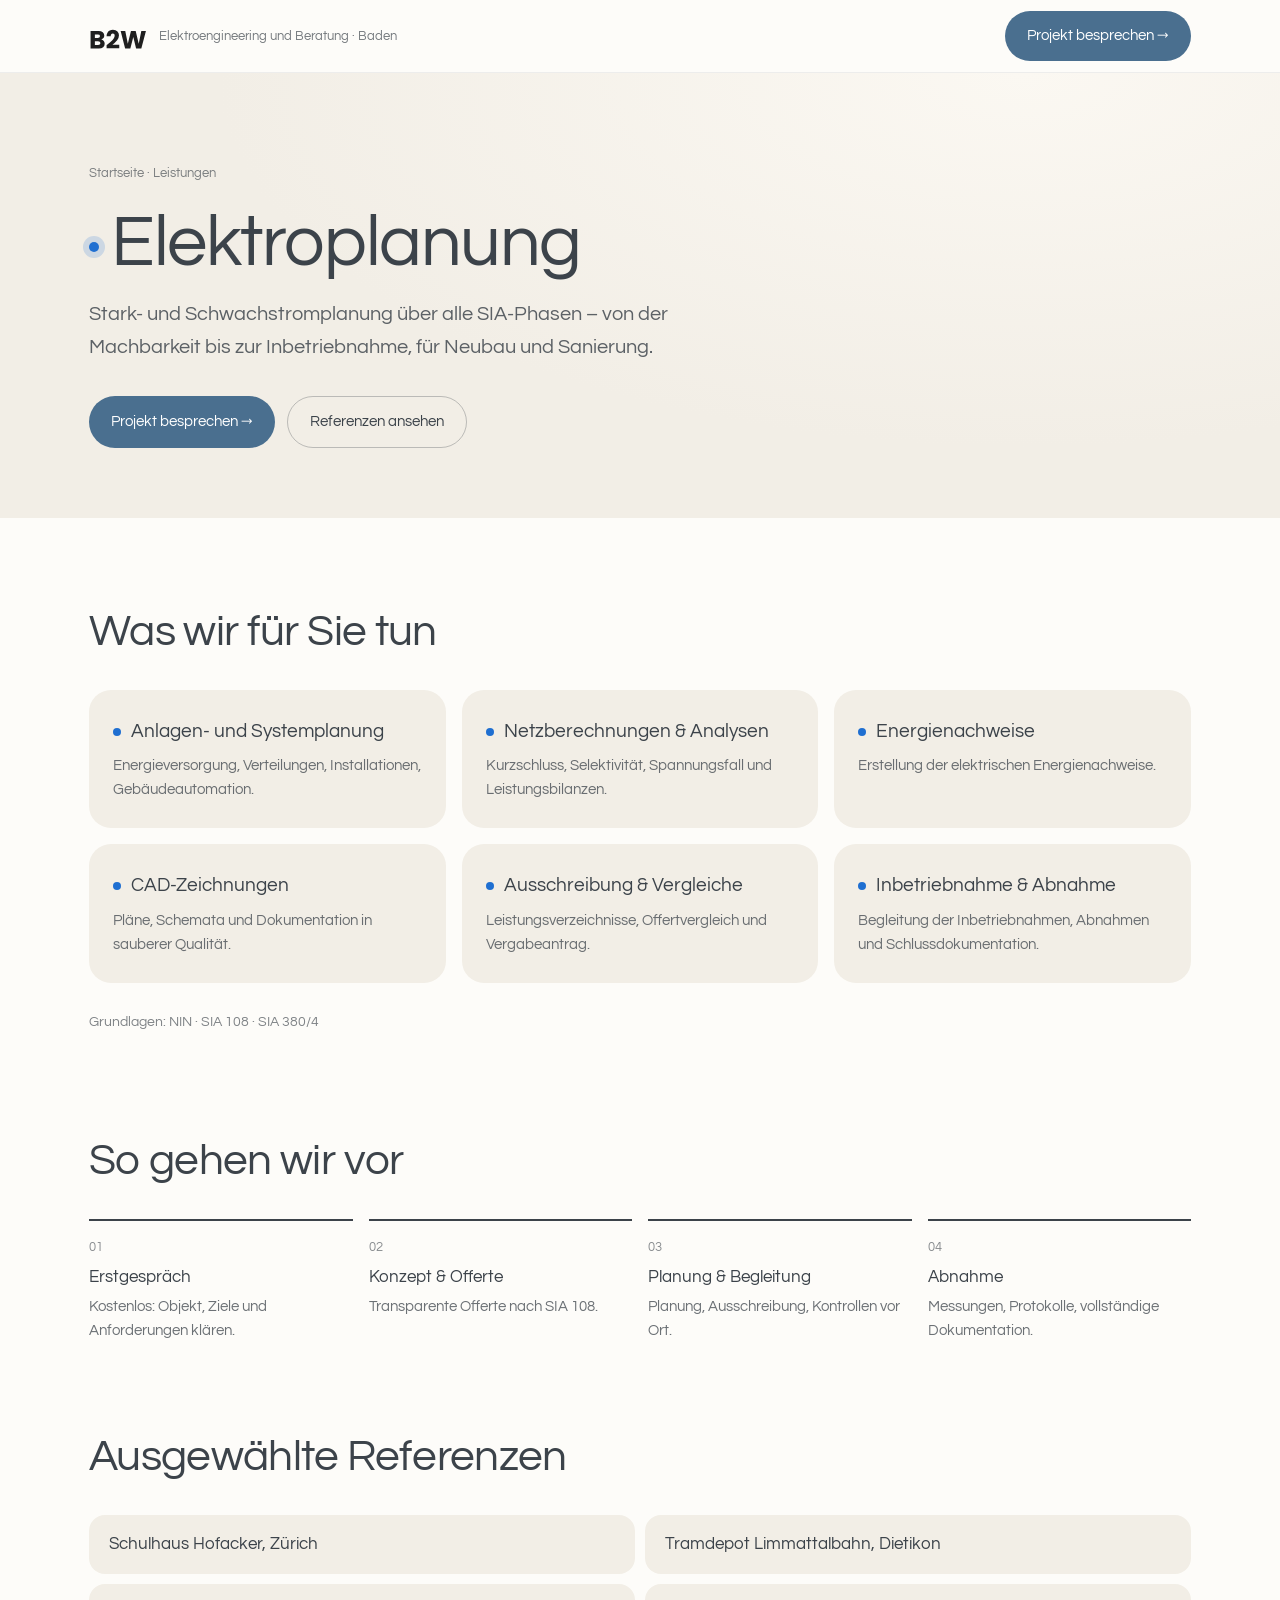
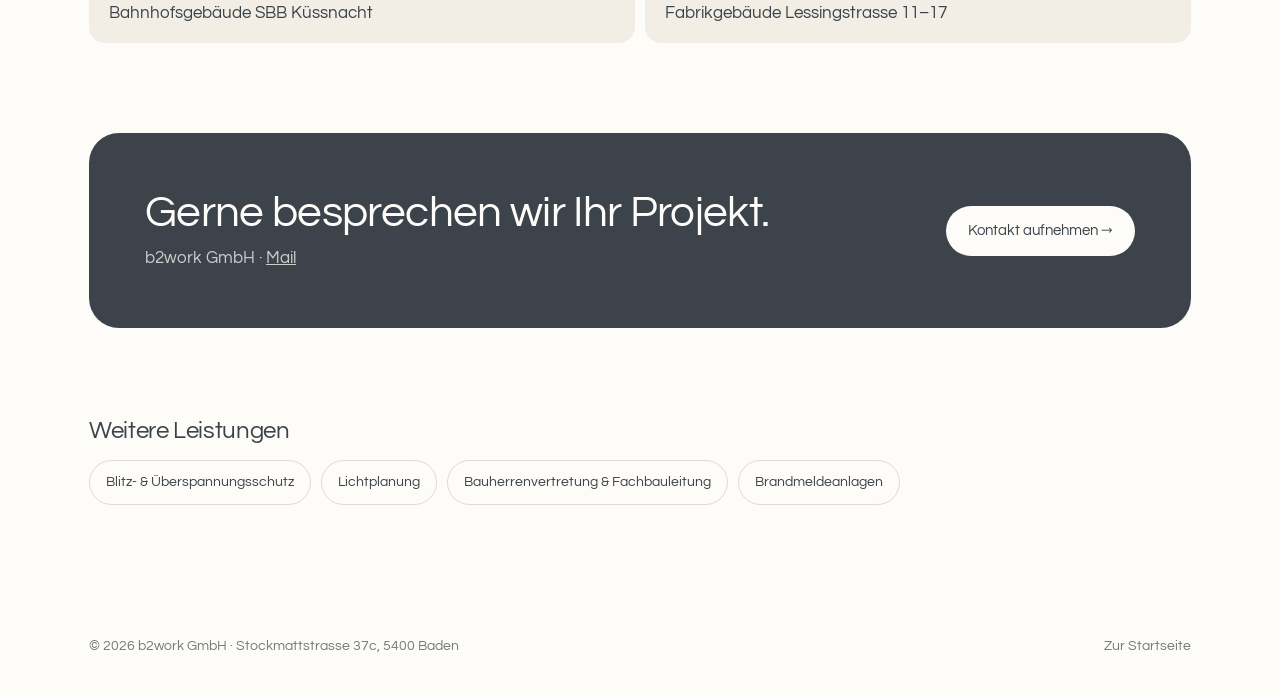
<file: leistungen/elektroplanung.html>
<!doctype html>
<html lang="de-CH"><head><meta charset="utf-8"><meta name="viewport" content="width=device-width, initial-scale=1">
<title>Elektroplanung | b2work GmbH, Baden</title>
<meta name="description" content="Stark- und Schwachstromplanung über alle SIA-Phasen – von der Machbarkeit bis zur Inbetriebnahme, für Neubau und Sanierung.">
<link rel="canonical" href="https://b2work.ch/leistungen/elektroplanung.html"><link rel="icon" type="image/png" sizes="32x32" href="../favicon-32.png">
<link rel="stylesheet" href="../css/op/questrial.css">
<style>
:root{--ink:#3c434a;--key:#4a6f8f;--sand:#f2eee6;--paper:#fdfcf9}
*{box-sizing:border-box}html{scroll-behavior:smooth}
body{margin:0;background:var(--paper);color:var(--ink);font-family:Questrial,Helvetica,Arial,sans-serif;font-size:17px;line-height:1.6;-webkit-font-smoothing:antialiased}
a{color:inherit}.wrap{max-width:1150px;margin:0 auto;padding:0 24px}
header{position:sticky;top:0;z-index:10;background:rgba(253,252,249,.9);backdrop-filter:blur(12px);border-bottom:1px solid rgba(60,67,74,.08)}
.bar{display:flex;align-items:center;justify-content:space-between;height:72px;gap:16px}
.brand{display:flex;align-items:center;gap:12px;text-decoration:none}.brand img{height:26px}.brand span{font-size:13px;opacity:.7}
.btn{display:inline-flex;align-items:center;gap:10px;padding:13px 22px;border-radius:999px;text-decoration:none;font-size:15px;transition:transform .2s}
.btn:hover{transform:translateY(-2px)}.btn-key{background:var(--key);color:#fff}.btn-ghost{border:1px solid rgba(60,67,74,.3)}
.hero{padding:90px 0 70px;background:radial-gradient(90% 120% at 80% 0%,#fbf8f2 0%,var(--sand) 70%)}
.crumb{font-size:13px;opacity:.65}.crumb a{text-decoration:none}
.hero .dot{display:inline-block;width:10px;height:10px;border-radius:50%;background:var(--c);box-shadow:0 0 0 6px color-mix(in srgb,var(--c) 18%,transparent);margin-right:12px;vertical-align:middle}
h1{font-weight:400;font-size:clamp(38px,5.6vw,72px);line-height:1.04;letter-spacing:-.02em;margin:22px 0 18px;max-width:16ch}
.lead{font-size:clamp(18px,1.6vw,21px);max-width:58ch;opacity:.82;margin:0}
.cta{display:flex;flex-wrap:wrap;gap:12px;margin-top:32px}
section{padding:90px 0}h2{font-weight:400;font-size:clamp(28px,3.4vw,44px);line-height:1.1;letter-spacing:-.015em;margin:0 0 34px}
.grid{display:grid;grid-template-columns:repeat(3,1fr);gap:16px}
.card{background:var(--sand);border-radius:22px;padding:26px 24px}
.card b{display:block;font-weight:400;font-size:19px;margin-bottom:8px}.card b::before{content:"";display:inline-block;width:8px;height:8px;border-radius:50%;background:var(--c);margin-right:10px;vertical-align:middle}
.card p{margin:0;font-size:15px;opacity:.75}
.norms{margin-top:28px;font-size:14px;opacity:.65}
.steps{display:grid;grid-template-columns:repeat(4,1fr);gap:16px;counter-reset:s}
.steps div{border-top:2px solid var(--ink);padding-top:16px}.steps div::before{counter-increment:s;content:"0" counter(s);font-size:13px;opacity:.6;display:block;margin-bottom:6px}
.steps b{font-weight:400;display:block;margin-bottom:4px}.steps p{margin:0;font-size:15px;opacity:.75}
.refs{list-style:none;padding:0;margin:0;display:grid;grid-template-columns:repeat(2,1fr);gap:10px}
.refs li{padding:16px 20px;border-radius:16px;background:var(--sand)}
.contact{background:var(--ink);color:#fdfcf9;border-radius:30px;padding:56px;display:flex;justify-content:space-between;align-items:center;gap:30px;flex-wrap:wrap}
.contact h2{margin:0;color:#fdfcf9}.contact p{margin:8px 0 0;opacity:.75}
.contact .btn-key{background:#fdfcf9;color:var(--ink)}
footer{padding:40px 0;font-size:14px;opacity:.7}footer .wrap{display:flex;justify-content:space-between;flex-wrap:wrap;gap:12px}
footer a{text-decoration:none}
.others{display:flex;flex-wrap:wrap;gap:10px}.others a{padding:10px 16px;border-radius:999px;border:1px solid rgba(60,67,74,.18);text-decoration:none;font-size:14px}
@media (max-width:860px){.grid,.steps,.refs{grid-template-columns:1fr}.contact{padding:36px}.brand span{display:none}}
</style></head>
<body style="--c:#1f6fd1">
<header><div class="wrap bar"><a class="brand" href="../"><img src="../img/b2w-logo-schwarz.svg" alt="b2work"><span>Elektroengineering und Beratung · Baden</span></a>
<a class="btn btn-key" href="../#kontakt">Projekt besprechen →</a></div></header>
<main>
<div class="hero"><div class="wrap"><div class="crumb"><a href="../">Startseite</a> · Leistungen</div>
<h1><span class="dot"></span>Elektroplanung</h1><p class="lead">Stark- und Schwachstromplanung über alle SIA-Phasen – von der Machbarkeit bis zur Inbetriebnahme, für Neubau und Sanierung.</p>
<div class="cta"><a class="btn btn-key" href="../#kontakt">Projekt besprechen →</a><a class="btn btn-ghost" href="../#referenzen">Referenzen ansehen</a></div></div></div>
<section><div class="wrap"><h2>Was wir für Sie tun</h2><div class="grid"><div class="card"><b>Anlagen- und Systemplanung</b><p>Energieversorgung, Verteilungen, Installationen, Gebäudeautomation.</p></div><div class="card"><b>Netzberechnungen &amp; Analysen</b><p>Kurzschluss, Selektivität, Spannungsfall und Leistungsbilanzen.</p></div><div class="card"><b>Energienachweise</b><p>Erstellung der elektrischen Energienachweise.</p></div><div class="card"><b>CAD-Zeichnungen</b><p>Pläne, Schemata und Dokumentation in sauberer Qualität.</p></div><div class="card"><b>Ausschreibung &amp; Vergleiche</b><p>Leistungsverzeichnisse, Offertvergleich und Vergabeantrag.</p></div><div class="card"><b>Inbetriebnahme &amp; Abnahme</b><p>Begleitung der Inbetriebnahmen, Abnahmen und Schlussdokumentation.</p></div></div>
<p class="norms">Grundlagen: NIN · SIA 108 · SIA 380/4</p></div></section>
<section style="padding-top:0"><div class="wrap"><h2>So gehen wir vor</h2><div class="steps"><div><b>Erstgespräch</b><p>Kostenlos: Objekt, Ziele und Anforderungen klären.</p></div><div><b>Konzept &amp; Offerte</b><p>Transparente Offerte nach SIA 108.</p></div><div><b>Planung &amp; Begleitung</b><p>Planung, Ausschreibung, Kontrollen vor Ort.</p></div><div><b>Abnahme</b><p>Messungen, Protokolle, vollständige Dokumentation.</p></div></div></div></section>
<section style="padding-top:0"><div class="wrap"><h2>Ausgewählte Referenzen</h2><ul class="refs"><li>Schulhaus Hofacker, Zürich</li><li>Tramdepot Limmattalbahn, Dietikon</li><li>Bahnhofsgebäude SBB Küssnacht</li><li>Fabrikgebäude Lessingstrasse 11–17</li></ul></div></section>
<section style="padding-top:0"><div class="wrap"><div class="contact"><div><h2>Gerne besprechen wir Ihr Projekt.</h2><p>b2work GmbH · <a href="mailto:info@b2work.ch">Mail</a></p></div>
<a class="btn btn-key" href="../#kontakt">Kontakt aufnehmen →</a></div></div></section>
<section style="padding-top:0"><div class="wrap"><h2 style="font-size:24px;margin-bottom:16px">Weitere Leistungen</h2><div class="others"><a href="blitzschutz.html">Blitz- &amp; Überspannungsschutz</a><a href="lichtplanung.html">Lichtplanung</a><a href="bauherrenvertretung.html">Bauherrenvertretung &amp; Fachbauleitung</a><a href="brandmeldeanlagen.html">Brandmeldeanlagen</a></div></div></section>
</main>
<footer><div class="wrap"><span>© 2026 b2work GmbH · Stockmattstrasse 37c, 5400 Baden</span><a href="../">Zur Startseite</a></div></footer>
</body></html>
</file>
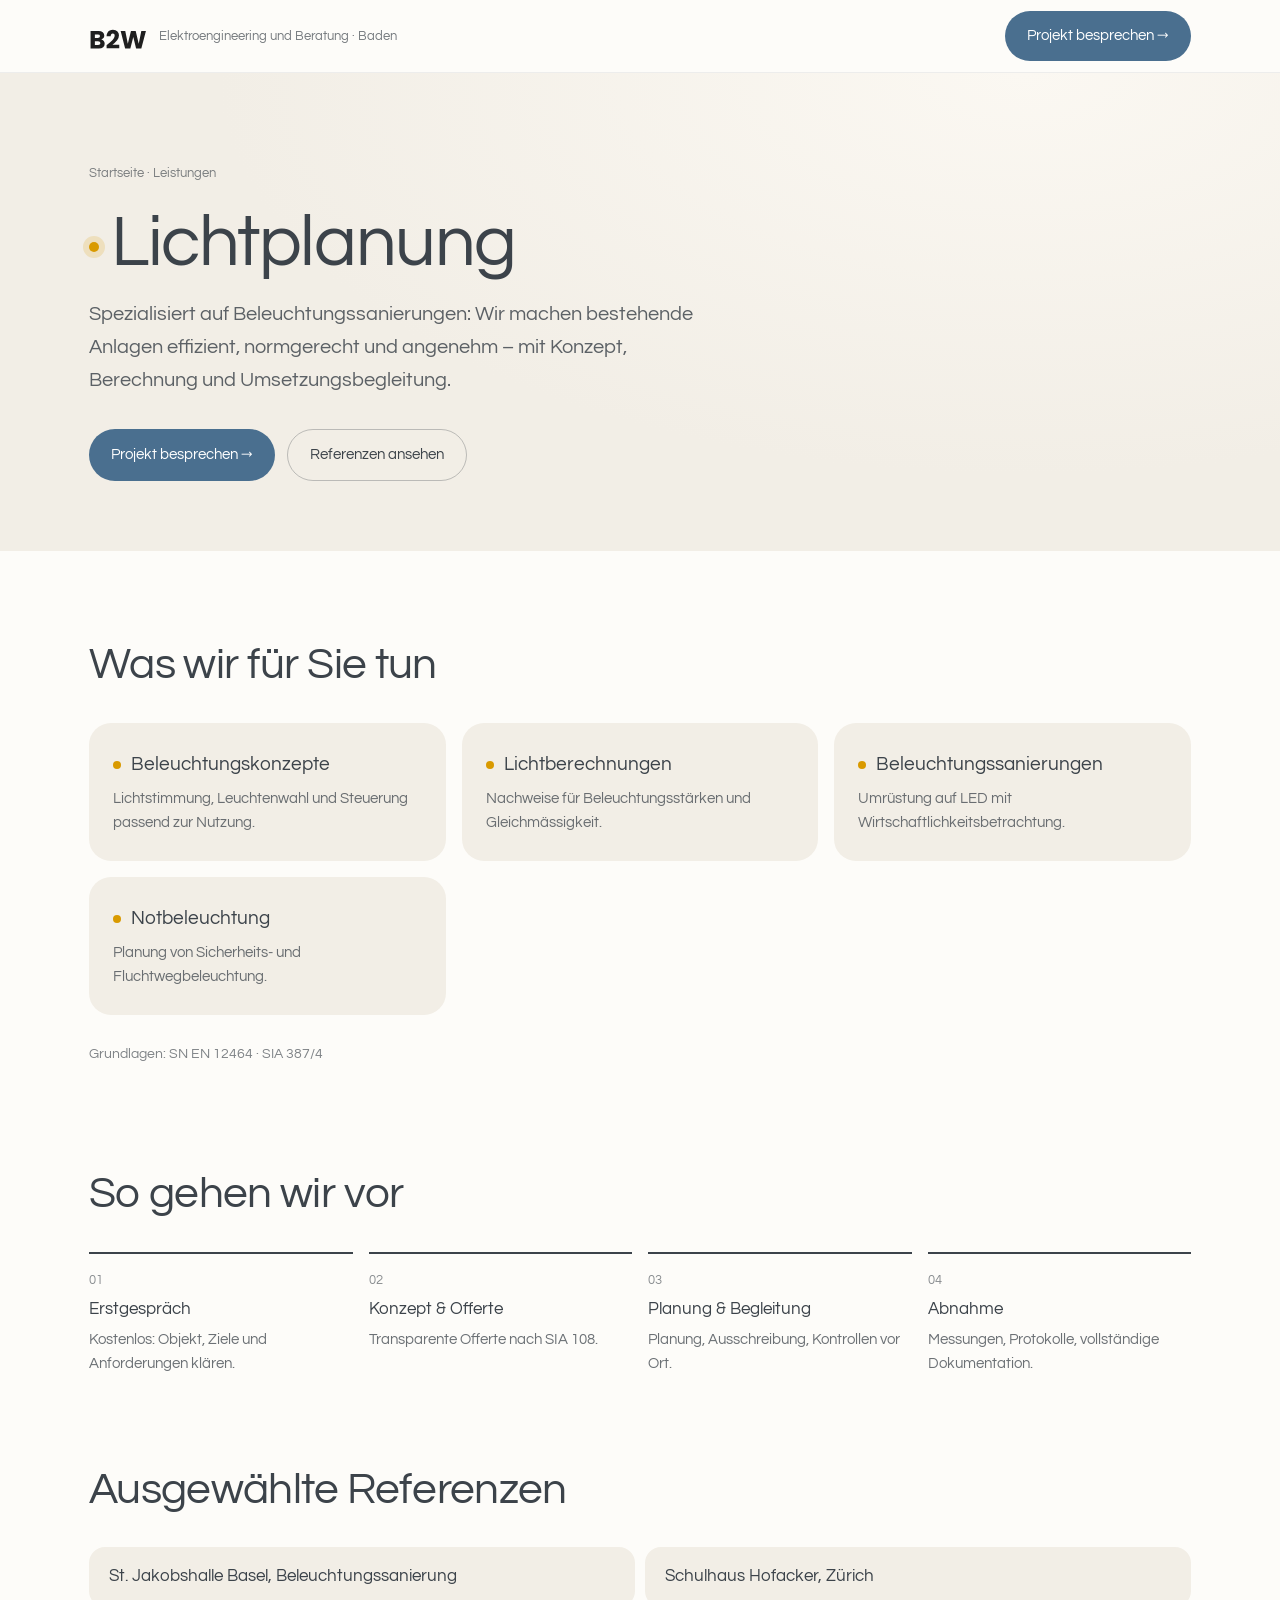
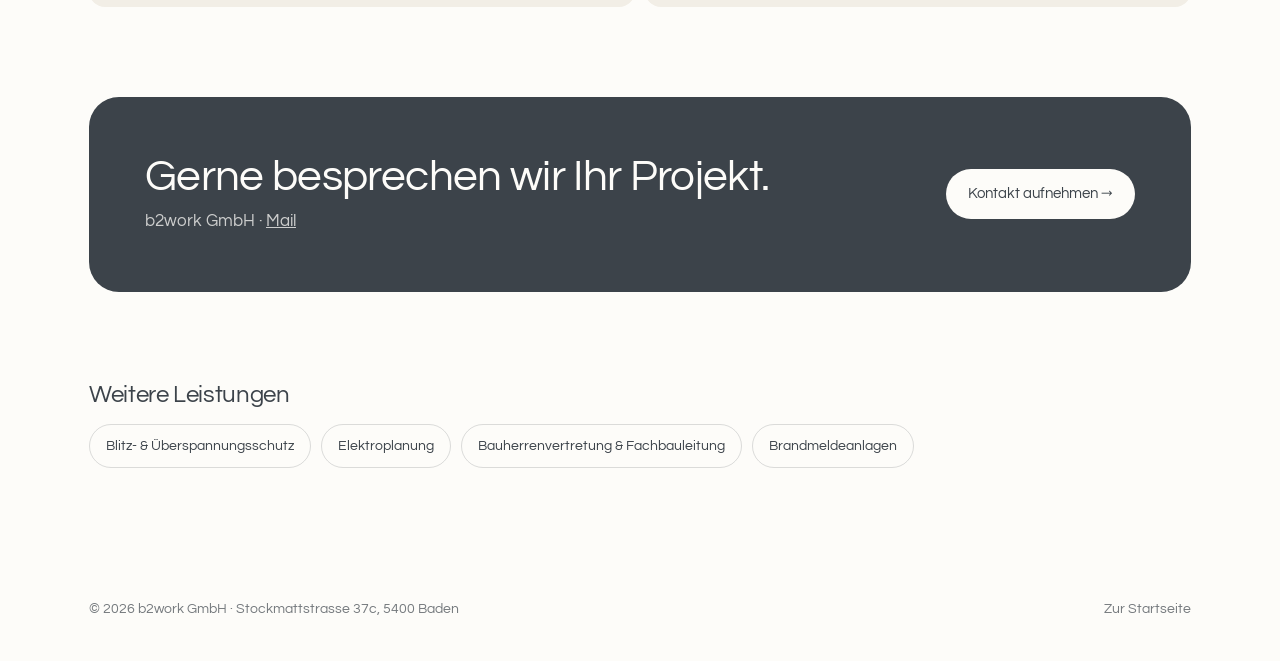
<file: leistungen/lichtplanung.html>
<!doctype html>
<html lang="de-CH"><head><meta charset="utf-8"><meta name="viewport" content="width=device-width, initial-scale=1">
<title>Lichtplanung | b2work GmbH, Baden</title>
<meta name="description" content="Spezialisiert auf Beleuchtungssanierungen: Wir machen bestehende Anlagen effizient, normgerecht und angenehm – mit Konzept, Berechnung und Umsetzungsbegleitung.">
<link rel="canonical" href="https://b2work.ch/leistungen/lichtplanung.html"><link rel="icon" type="image/png" sizes="32x32" href="../favicon-32.png">
<link rel="stylesheet" href="../css/op/questrial.css">
<style>
:root{--ink:#3c434a;--key:#4a6f8f;--sand:#f2eee6;--paper:#fdfcf9}
*{box-sizing:border-box}html{scroll-behavior:smooth}
body{margin:0;background:var(--paper);color:var(--ink);font-family:Questrial,Helvetica,Arial,sans-serif;font-size:17px;line-height:1.6;-webkit-font-smoothing:antialiased}
a{color:inherit}.wrap{max-width:1150px;margin:0 auto;padding:0 24px}
header{position:sticky;top:0;z-index:10;background:rgba(253,252,249,.9);backdrop-filter:blur(12px);border-bottom:1px solid rgba(60,67,74,.08)}
.bar{display:flex;align-items:center;justify-content:space-between;height:72px;gap:16px}
.brand{display:flex;align-items:center;gap:12px;text-decoration:none}.brand img{height:26px}.brand span{font-size:13px;opacity:.7}
.btn{display:inline-flex;align-items:center;gap:10px;padding:13px 22px;border-radius:999px;text-decoration:none;font-size:15px;transition:transform .2s}
.btn:hover{transform:translateY(-2px)}.btn-key{background:var(--key);color:#fff}.btn-ghost{border:1px solid rgba(60,67,74,.3)}
.hero{padding:90px 0 70px;background:radial-gradient(90% 120% at 80% 0%,#fbf8f2 0%,var(--sand) 70%)}
.crumb{font-size:13px;opacity:.65}.crumb a{text-decoration:none}
.hero .dot{display:inline-block;width:10px;height:10px;border-radius:50%;background:var(--c);box-shadow:0 0 0 6px color-mix(in srgb,var(--c) 18%,transparent);margin-right:12px;vertical-align:middle}
h1{font-weight:400;font-size:clamp(38px,5.6vw,72px);line-height:1.04;letter-spacing:-.02em;margin:22px 0 18px;max-width:16ch}
.lead{font-size:clamp(18px,1.6vw,21px);max-width:58ch;opacity:.82;margin:0}
.cta{display:flex;flex-wrap:wrap;gap:12px;margin-top:32px}
section{padding:90px 0}h2{font-weight:400;font-size:clamp(28px,3.4vw,44px);line-height:1.1;letter-spacing:-.015em;margin:0 0 34px}
.grid{display:grid;grid-template-columns:repeat(3,1fr);gap:16px}
.card{background:var(--sand);border-radius:22px;padding:26px 24px}
.card b{display:block;font-weight:400;font-size:19px;margin-bottom:8px}.card b::before{content:"";display:inline-block;width:8px;height:8px;border-radius:50%;background:var(--c);margin-right:10px;vertical-align:middle}
.card p{margin:0;font-size:15px;opacity:.75}
.norms{margin-top:28px;font-size:14px;opacity:.65}
.steps{display:grid;grid-template-columns:repeat(4,1fr);gap:16px;counter-reset:s}
.steps div{border-top:2px solid var(--ink);padding-top:16px}.steps div::before{counter-increment:s;content:"0" counter(s);font-size:13px;opacity:.6;display:block;margin-bottom:6px}
.steps b{font-weight:400;display:block;margin-bottom:4px}.steps p{margin:0;font-size:15px;opacity:.75}
.refs{list-style:none;padding:0;margin:0;display:grid;grid-template-columns:repeat(2,1fr);gap:10px}
.refs li{padding:16px 20px;border-radius:16px;background:var(--sand)}
.contact{background:var(--ink);color:#fdfcf9;border-radius:30px;padding:56px;display:flex;justify-content:space-between;align-items:center;gap:30px;flex-wrap:wrap}
.contact h2{margin:0;color:#fdfcf9}.contact p{margin:8px 0 0;opacity:.75}
.contact .btn-key{background:#fdfcf9;color:var(--ink)}
footer{padding:40px 0;font-size:14px;opacity:.7}footer .wrap{display:flex;justify-content:space-between;flex-wrap:wrap;gap:12px}
footer a{text-decoration:none}
.others{display:flex;flex-wrap:wrap;gap:10px}.others a{padding:10px 16px;border-radius:999px;border:1px solid rgba(60,67,74,.18);text-decoration:none;font-size:14px}
@media (max-width:860px){.grid,.steps,.refs{grid-template-columns:1fr}.contact{padding:36px}.brand span{display:none}}
</style></head>
<body style="--c:#d99a00">
<header><div class="wrap bar"><a class="brand" href="../"><img src="../img/b2w-logo-schwarz.svg" alt="b2work"><span>Elektroengineering und Beratung · Baden</span></a>
<a class="btn btn-key" href="../#kontakt">Projekt besprechen →</a></div></header>
<main>
<div class="hero"><div class="wrap"><div class="crumb"><a href="../">Startseite</a> · Leistungen</div>
<h1><span class="dot"></span>Lichtplanung</h1><p class="lead">Spezialisiert auf Beleuchtungssanierungen: Wir machen bestehende Anlagen effizient, normgerecht und angenehm – mit Konzept, Berechnung und Umsetzungsbegleitung.</p>
<div class="cta"><a class="btn btn-key" href="../#kontakt">Projekt besprechen →</a><a class="btn btn-ghost" href="../#referenzen">Referenzen ansehen</a></div></div></div>
<section><div class="wrap"><h2>Was wir für Sie tun</h2><div class="grid"><div class="card"><b>Beleuchtungskonzepte</b><p>Lichtstimmung, Leuchtenwahl und Steuerung passend zur Nutzung.</p></div><div class="card"><b>Lichtberechnungen</b><p>Nachweise für Beleuchtungsstärken und Gleichmässigkeit.</p></div><div class="card"><b>Beleuchtungssanierungen</b><p>Umrüstung auf LED mit Wirtschaftlichkeitsbetrachtung.</p></div><div class="card"><b>Notbeleuchtung</b><p>Planung von Sicherheits- und Fluchtwegbeleuchtung.</p></div></div>
<p class="norms">Grundlagen: SN EN 12464 · SIA 387/4</p></div></section>
<section style="padding-top:0"><div class="wrap"><h2>So gehen wir vor</h2><div class="steps"><div><b>Erstgespräch</b><p>Kostenlos: Objekt, Ziele und Anforderungen klären.</p></div><div><b>Konzept &amp; Offerte</b><p>Transparente Offerte nach SIA 108.</p></div><div><b>Planung &amp; Begleitung</b><p>Planung, Ausschreibung, Kontrollen vor Ort.</p></div><div><b>Abnahme</b><p>Messungen, Protokolle, vollständige Dokumentation.</p></div></div></div></section>
<section style="padding-top:0"><div class="wrap"><h2>Ausgewählte Referenzen</h2><ul class="refs"><li>St. Jakobshalle Basel, Beleuchtungssanierung</li><li>Schulhaus Hofacker, Zürich</li></ul></div></section>
<section style="padding-top:0"><div class="wrap"><div class="contact"><div><h2>Gerne besprechen wir Ihr Projekt.</h2><p>b2work GmbH · <a href="mailto:info@b2work.ch">Mail</a></p></div>
<a class="btn btn-key" href="../#kontakt">Kontakt aufnehmen →</a></div></div></section>
<section style="padding-top:0"><div class="wrap"><h2 style="font-size:24px;margin-bottom:16px">Weitere Leistungen</h2><div class="others"><a href="blitzschutz.html">Blitz- &amp; Überspannungsschutz</a><a href="elektroplanung.html">Elektroplanung</a><a href="bauherrenvertretung.html">Bauherrenvertretung &amp; Fachbauleitung</a><a href="brandmeldeanlagen.html">Brandmeldeanlagen</a></div></div></section>
</main>
<footer><div class="wrap"><span>© 2026 b2work GmbH · Stockmattstrasse 37c, 5400 Baden</span><a href="../">Zur Startseite</a></div></footer>
</body></html>
</file>
<file: css/op/questrial.css>
@font-face{font-display:swap;font-family:'Questrial';font-style:normal;font-weight:400;src:url('questrial-regular.woff2') format('woff2'),url('questrial-regular.woff') format('woff')}
</file>
